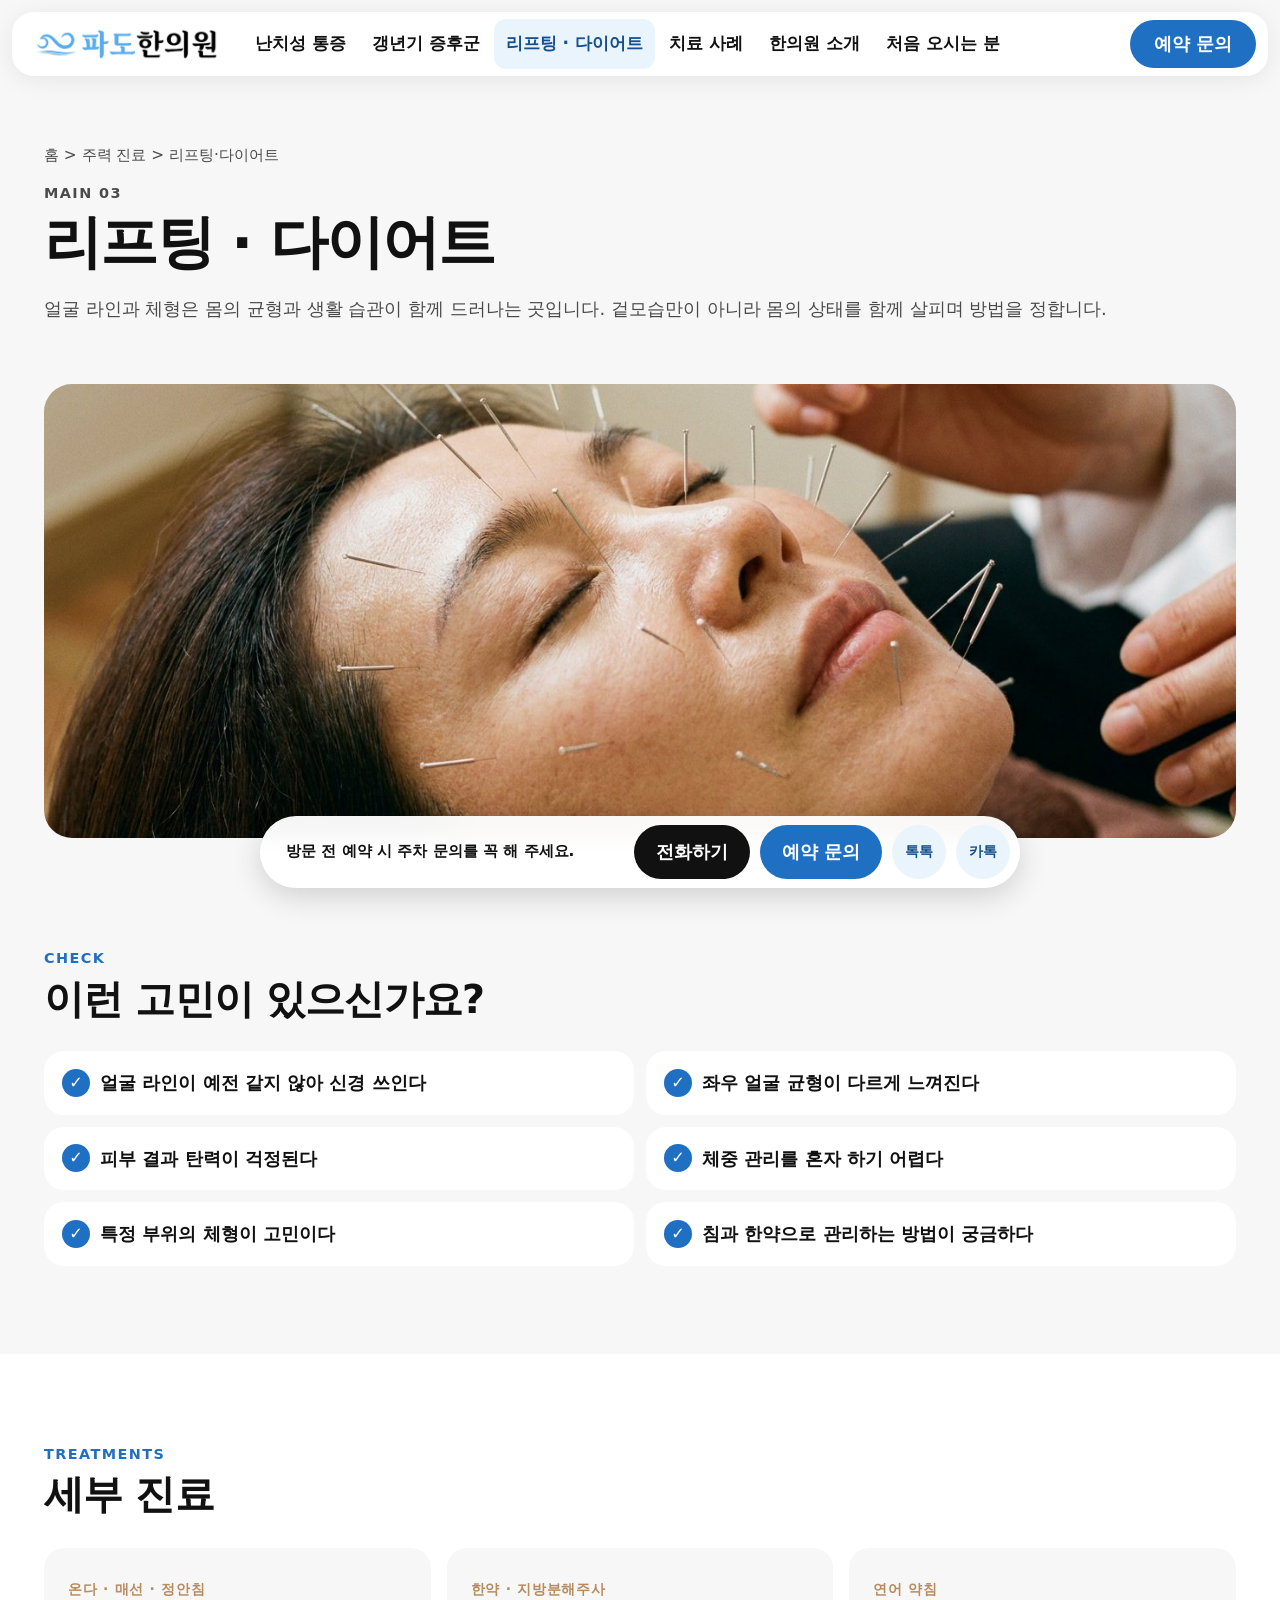
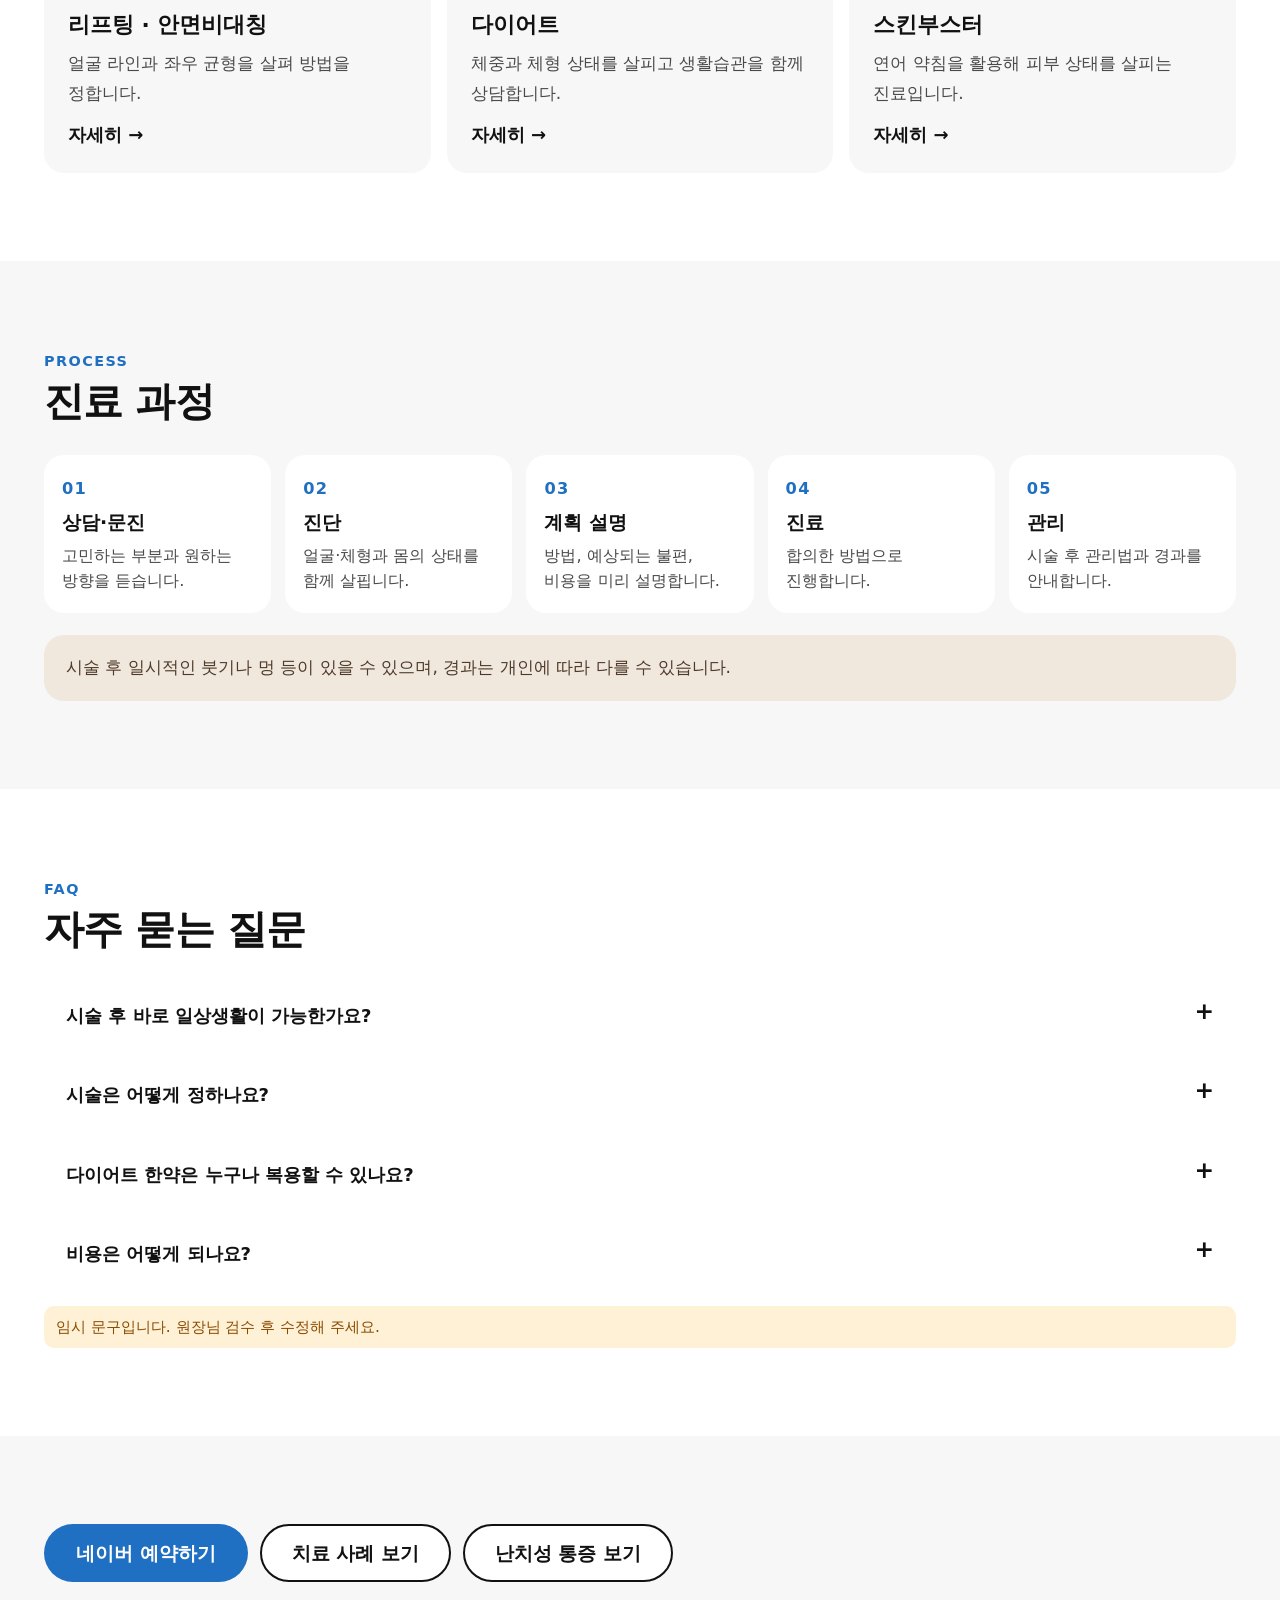
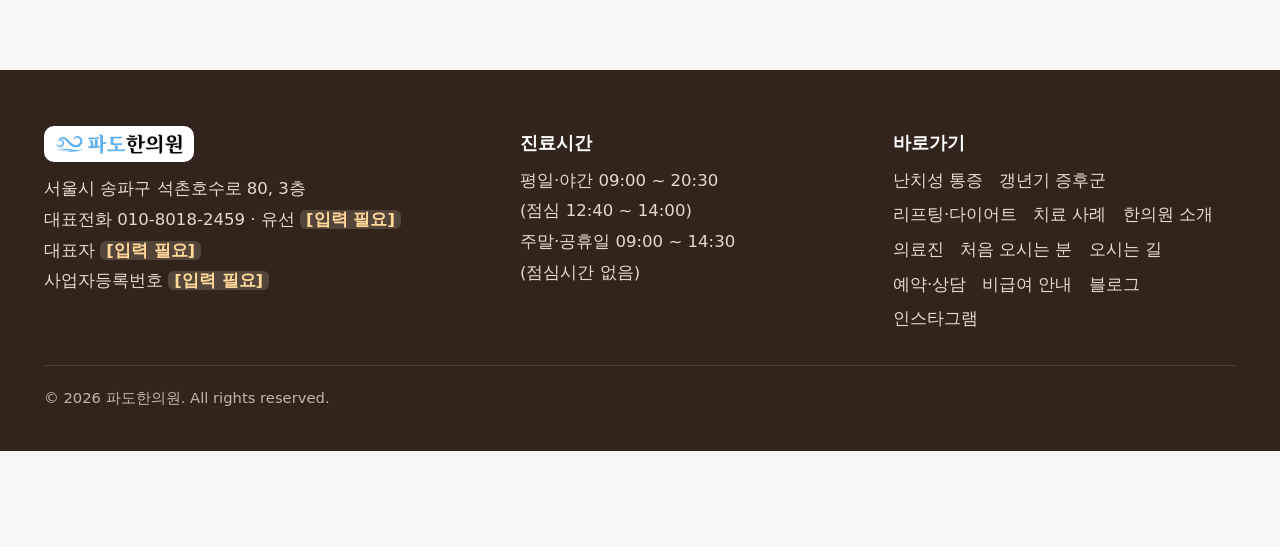
<file: beauty.html>
<!doctype html>
<html lang="ko">
<head>
  <meta charset="utf-8">
  <meta name="viewport" content="width=device-width, initial-scale=1">
  <title>리프팅·다이어트 | 파도한의원</title>
  <meta name="description" content="파도한의원의 리프팅·다이어트 진료: 리프팅·안면비대칭, 다이어트, 스킨부스터.">
  <link rel="icon" href="images/favicon.png" type="image/png">
  <link rel="stylesheet" href="css/style.css">
</head>
<body data-page="beauty">
<div id="site-header"></div>

<main id="main">
  <section class="page-hero">
    <div class="wrap">
      <p class="crumb">홈 &gt; 주력 진료 &gt; 리프팅·다이어트</p>
      <p class="kicker">MAIN 03</p>
      <h1>리프팅 · 다이어트</h1>
      <p>얼굴 라인과 체형은 몸의 균형과 생활 습관이 함께 드러나는 곳입니다. 겉모습만이 아니라 몸의 상태를 함께 살피며 방법을 정합니다.</p>
    </div>
  </section>

  <section class="section" style="padding-top:20px">
    <div class="wrap">
      <figure class="media" style="--r:21/8;border-radius:var(--r-lg)"><img src="images/treat-05-lifting.jpg" alt="얼굴 침 치료 장면" style="object-position:center 35%"><figcaption class="media__ph">리프팅·다이어트 대표 이미지 (21:8)<small>images/treat-05-lifting.jpg</small></figcaption></figure>
    </div>
  </section>

  <section class="section" style="padding-top:20px">
    <div class="wrap">
      <p class="kicker">CHECK</p>
      <h2 class="h-lg">이런 고민이 있으신가요?</h2>
      <ul class="checks" style="margin-top:24px">
        <li>얼굴 라인이 예전 같지 않아 신경 쓰인다</li>
        <li>좌우 얼굴 균형이 다르게 느껴진다</li>
        <li>피부 결과 탄력이 걱정된다</li>
        <li>체중 관리를 혼자 하기 어렵다</li>
        <li>특정 부위의 체형이 고민이다</li>
        <li>침과 한약으로 관리하는 방법이 궁금하다</li>
      </ul>
    </div>
  </section>

  <section class="section section--white">
    <div class="wrap">
      <p class="kicker">TREATMENTS</p>
      <h2 class="h-lg">세부 진료</h2>
      <div class="subgrid subgrid--3" style="margin-top:26px">
        <a class="subcard" href="treatments.html#t5" style="background:var(--bg)"><span class="subcard__tag">온다 · 매선 · 정안침</span><h3>리프팅 · 안면비대칭</h3><p>얼굴 라인과 좌우 균형을 살펴 방법을 정합니다.</p><span class="subcard__go">자세히 →</span></a>
        <a class="subcard" href="treatments.html#t6" style="background:var(--bg)"><span class="subcard__tag">한약 · 지방분해주사</span><h3>다이어트</h3><p>체중과 체형 상태를 살피고 생활습관을 함께 상담합니다.</p><span class="subcard__go">자세히 →</span></a>
        <a class="subcard" href="treatments.html#t7" style="background:var(--bg)"><span class="subcard__tag">연어 약침</span><h3>스킨부스터</h3><p>연어 약침을 활용해 피부 상태를 살피는 진료입니다.</p><span class="subcard__go">자세히 →</span></a>
      </div>
    </div>
  </section>

  <section class="section">
    <div class="wrap">
      <p class="kicker">PROCESS</p>
      <h2 class="h-lg" style="margin-bottom:26px">진료 과정</h2>
      <ol class="flow" style="padding:0;list-style:none">
        <li><h3>상담·문진</h3><p>고민하는 부분과 원하는 방향을 듣습니다.</p></li>
        <li><h3>진단</h3><p>얼굴·체형과 몸의 상태를 함께 살핍니다.</p></li>
        <li><h3>계획 설명</h3><p>방법, 예상되는 불편, 비용을 미리 설명합니다.</p></li>
        <li><h3>진료</h3><p>합의한 방법으로 진행합니다.</p></li>
        <li><h3>관리</h3><p>시술 후 관리법과 경과를 안내합니다.</p></li>
      </ol>
      <p class="notice" style="margin-top:22px">시술 후 일시적인 붓기나 멍 등이 있을 수 있으며, 경과는 개인에 따라 다를 수 있습니다.</p>
    </div>
  </section>

  <section class="section section--white">
    <div class="wrap">
      <p class="kicker">FAQ</p>
      <h2 class="h-lg" style="margin-bottom:24px">자주 묻는 질문</h2>
      <div class="faq">
        <details><summary>시술 후 바로 일상생활이 가능한가요?</summary><p>시술 종류와 상태에 따라 다릅니다. 침이나 매선 후에는 붓기와 멍이 며칠 이어질 수 있고, 심한 운동이나 사우나는 며칠 피하시길 권합니다. 진료 전에 예상되는 불편과 주의사항을 안내해 드립니다.</p></details>
        <details><summary>시술은 어떻게 정하나요?</summary><p>얼굴과 체형, 피부 상태를 먼저 살핀 뒤 원하시는 방향을 듣고 방법을 함께 정합니다. 진료 전에 시술 방법과 예상되는 불편, 비용을 충분히 설명해 드립니다.</p></details>
        <details><summary>다이어트 한약은 누구나 복용할 수 있나요?</summary><p>복용 중인 약, 기저 질환 등을 확인한 뒤 가능 여부를 판단합니다.</p></details>
        <details><summary>비용은 어떻게 되나요?</summary><p>진료 전 설명해 드리며, 비급여 안내 페이지에서도 확인하실 수 있습니다.</p></details>
      </div>
      <p class="draft" style="margin-top:18px">임시 문구입니다. 원장님 검수 후 수정해 주세요.</p>
    </div>
  </section>

  <section class="section">
    <div class="wrap" style="display:flex;flex-wrap:wrap;gap:12px">
      <a class="pill pill--lg pill--blue" data-link="naverBooking" href="#">네이버 예약하기</a>
      <a class="pill pill--lg pill--line" href="cases.html">치료 사례 보기</a>
      <a class="pill pill--lg pill--line" href="pain.html">난치성 통증 보기</a>
    </div>
  </section>
</main>

<div id="site-footer"></div>
<noscript><p style="padding:20px;text-align:center">파도한의원 · 전화 <a href="tel:01080182459">010-8018-2459</a></p></noscript>
<script src="js/config.js"></script>
<script src="js/layout.js"></script>
<script src="js/main.js"></script>
</body>
</html>
</file>
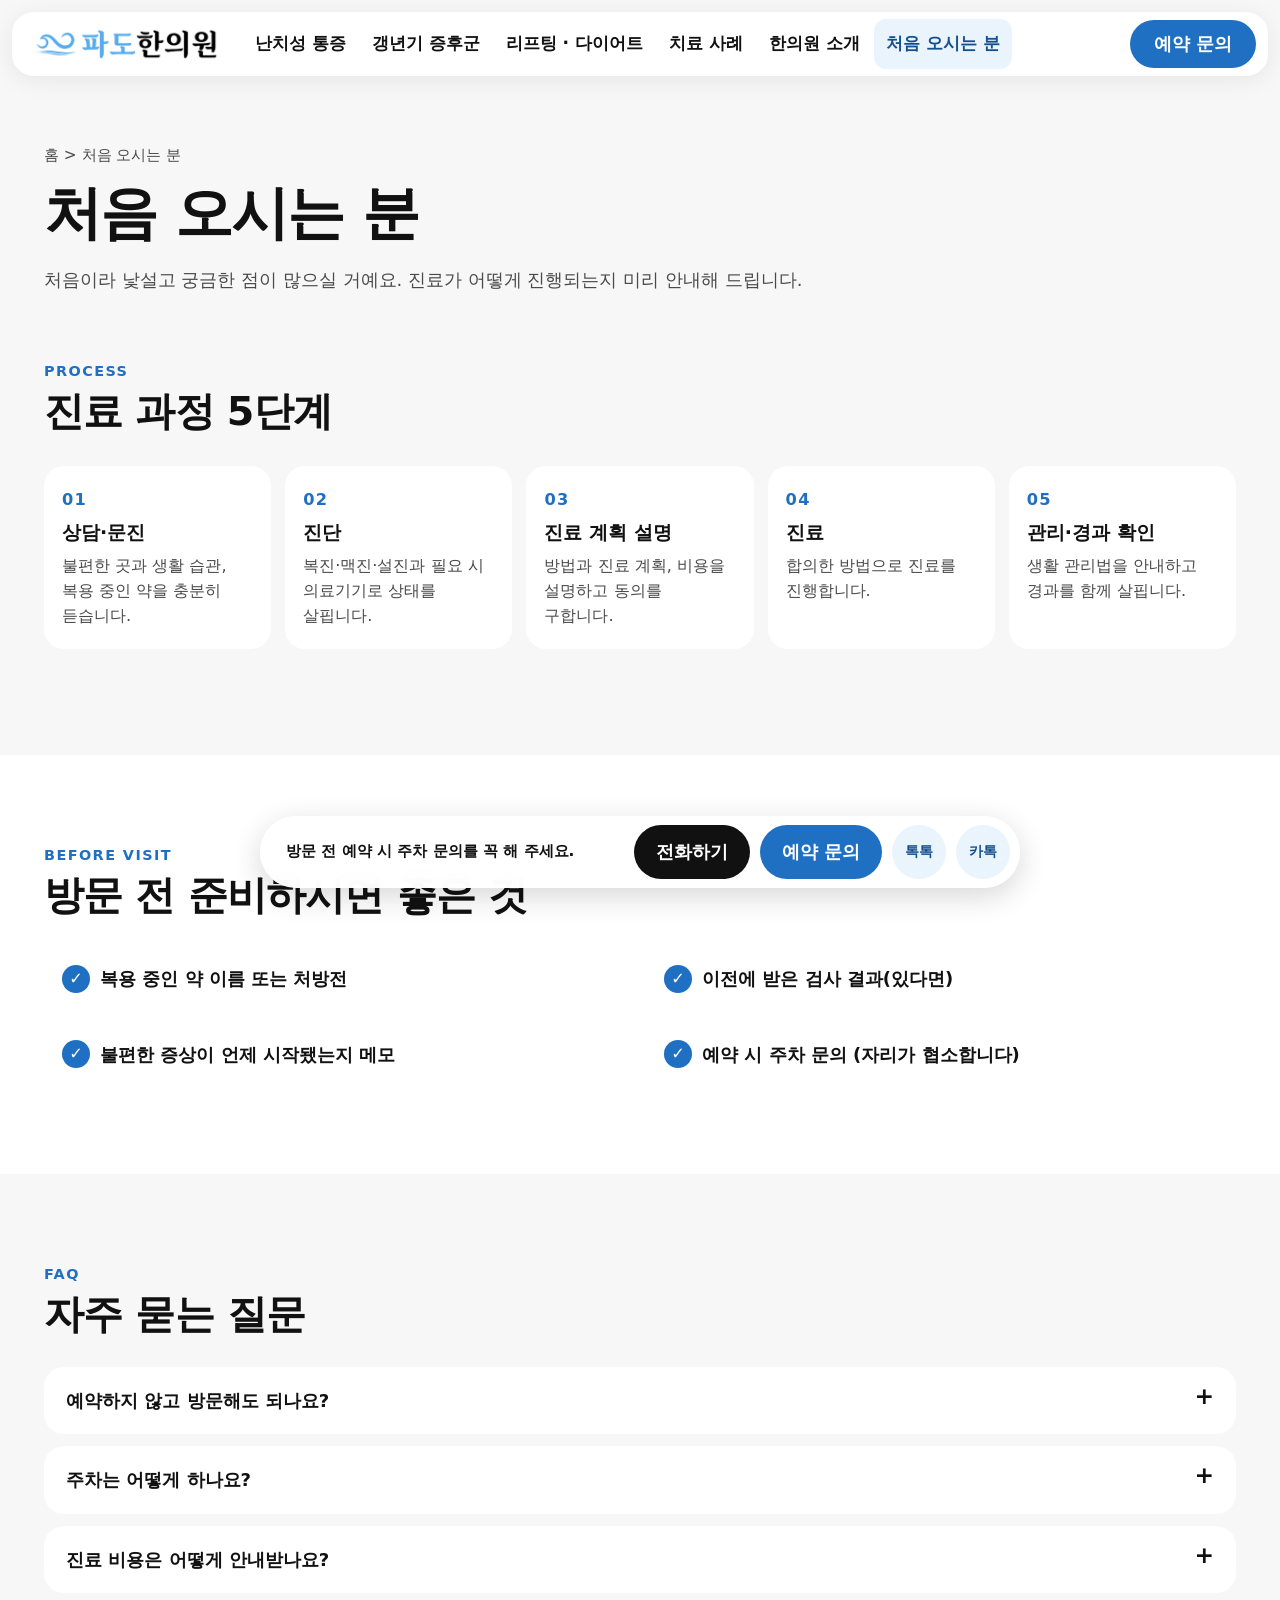
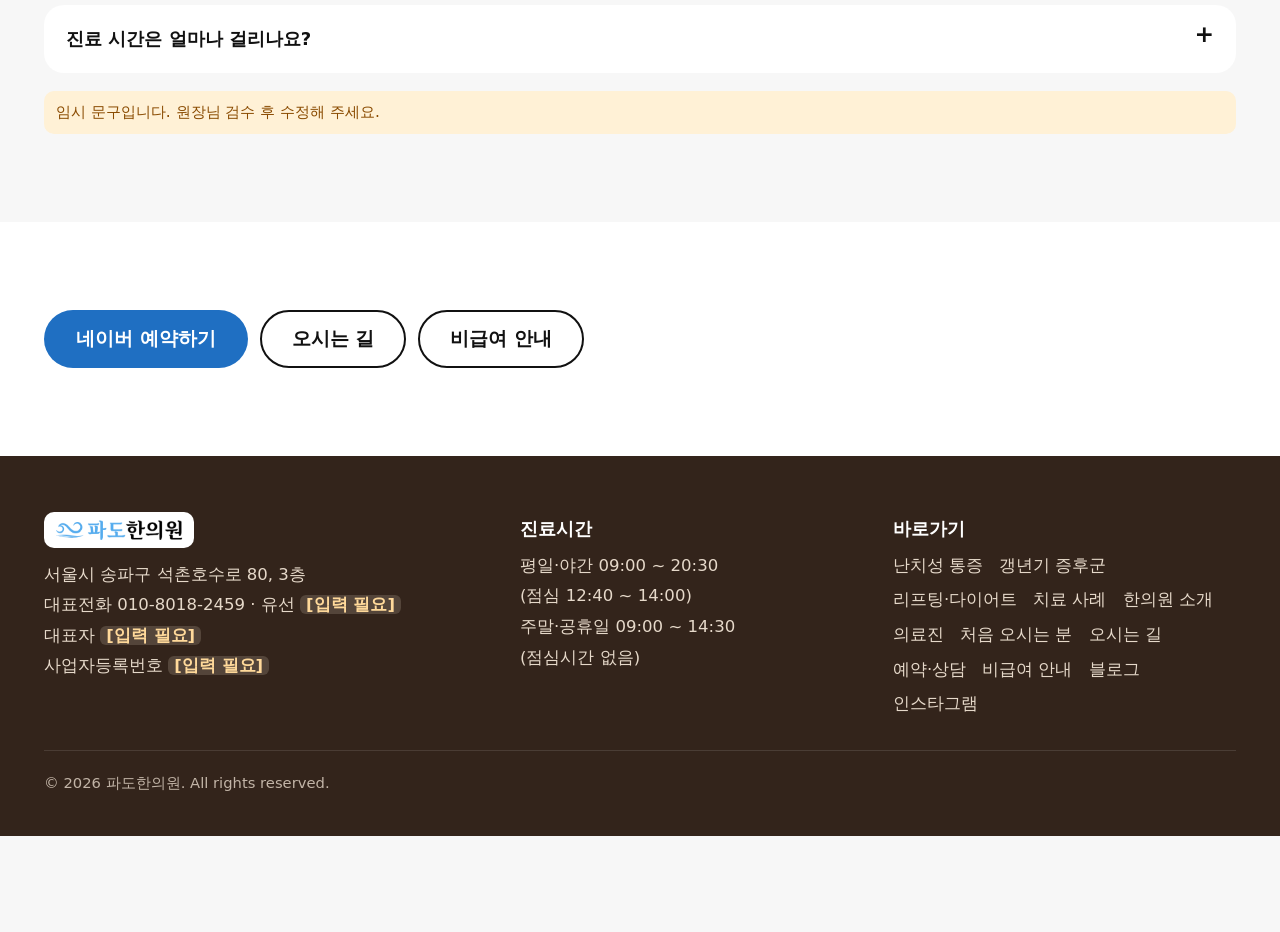
<file: guide.html>
<!doctype html>
<html lang="ko">
<head>
  <meta charset="utf-8">
  <meta name="viewport" content="width=device-width, initial-scale=1">
  <title>처음 오시는 분 | 파도한의원</title>
  <meta name="description" content="파도한의원을 처음 방문하시는 분을 위한 진료 과정과 자주 묻는 질문 안내.">
  <link rel="icon" href="images/favicon.png" type="image/png">
  <link rel="stylesheet" href="css/style.css">
</head>
<body data-page="guide">
<div id="site-header"></div>

<main id="main">
  <section class="page-hero">
    <div class="wrap">
      <p class="crumb">홈 &gt; 처음 오시는 분</p>
      <h1>처음 오시는 분</h1>
      <p>처음이라 낯설고 궁금한 점이 많으실 거예요. 진료가 어떻게 진행되는지 미리 안내해 드립니다.</p>
    </div>
  </section>

  <section class="section" style="padding-top:24px">
    <div class="wrap">
      <p class="kicker">PROCESS</p>
      <h2 class="h-lg" style="margin-bottom:26px">진료 과정 5단계</h2>
      <ol class="flow" style="padding:0;list-style:none">
        <li><h3>상담·문진</h3><p>불편한 곳과 생활 습관, 복용 중인 약을 충분히 듣습니다.</p></li>
        <li><h3>진단</h3><p>복진·맥진·설진과 필요 시 의료기기로 상태를 살핍니다.</p></li>
        <li><h3>진료 계획 설명</h3><p>방법과 진료 계획, 비용을 설명하고 동의를 구합니다.</p></li>
        <li><h3>진료</h3><p>합의한 방법으로 진료를 진행합니다.</p></li>
        <li><h3>관리·경과 확인</h3><p>생활 관리법을 안내하고 경과를 함께 살핍니다.</p></li>
      </ol>
    </div>
  </section>

  <section class="section section--white">
    <div class="wrap">
      <p class="kicker">BEFORE VISIT</p>
      <h2 class="h-lg" style="margin-bottom:24px">방문 전 준비하시면 좋은 것</h2>
      <ul class="checks">
        <li>복용 중인 약 이름 또는 처방전</li>
        <li>이전에 받은 검사 결과(있다면)</li>
        <li>불편한 증상이 언제 시작됐는지 메모</li>
        <li>예약 시 주차 문의 (자리가 협소합니다)</li>
      </ul>
    </div>
  </section>

  <section class="section">
    <div class="wrap">
      <p class="kicker">FAQ</p>
      <h2 class="h-lg" style="margin-bottom:24px">자주 묻는 질문</h2>
      <div class="faq">
        <details><summary>예약하지 않고 방문해도 되나요?</summary><p>가능하지만, 대기 시간을 줄이고 주차 안내를 받으시려면 예약을 권해 드립니다.</p></details>
        <details><summary>주차는 어떻게 하나요?</summary><p>제우빌딩·대원빌딩·트리지움 상가 주차장을 이용하실 수 있고 주차료를 지원합니다. 자리가 협소하니 예약 시 꼭 문의해 주세요. 주차료 지원 방식은 접수 시 안내해 드립니다.</p></details>
        <details><summary>진료 비용은 어떻게 안내받나요?</summary><p>진료 전에 방법과 비용을 설명해 드립니다. 비급여 항목은 비급여 안내 페이지에서도 확인하실 수 있습니다.</p></details>
        <details><summary>진료 시간은 얼마나 걸리나요?</summary><p>첫 방문은 상담과 진단 때문에 시간이 더 걸립니다. 일반적으로 40분에서 1시간 정도를 예상해 주세요. 재방문 때는 더 짧아집니다.</p></details>
      </div>
      <p class="draft" style="margin-top:18px">임시 문구입니다. 원장님 검수 후 수정해 주세요.</p>
    </div>
  </section>

  <section class="section section--white">
    <div class="wrap" style="display:flex;flex-wrap:wrap;gap:12px">
      <a class="pill pill--lg pill--blue" data-link="naverBooking" href="#">네이버 예약하기</a>
      <a class="pill pill--lg pill--line" href="visit.html">오시는 길</a>
      <a class="pill pill--lg pill--line" href="pricing.html">비급여 안내</a>
    </div>
  </section>
</main>

<div id="site-footer"></div>
<noscript><p style="padding:20px;text-align:center">파도한의원 · 전화 <a href="tel:01080182459">010-8018-2459</a></p></noscript>
<script src="js/config.js"></script>
<script src="js/layout.js"></script>
<script src="js/main.js"></script>
</body>
</html>
</file>
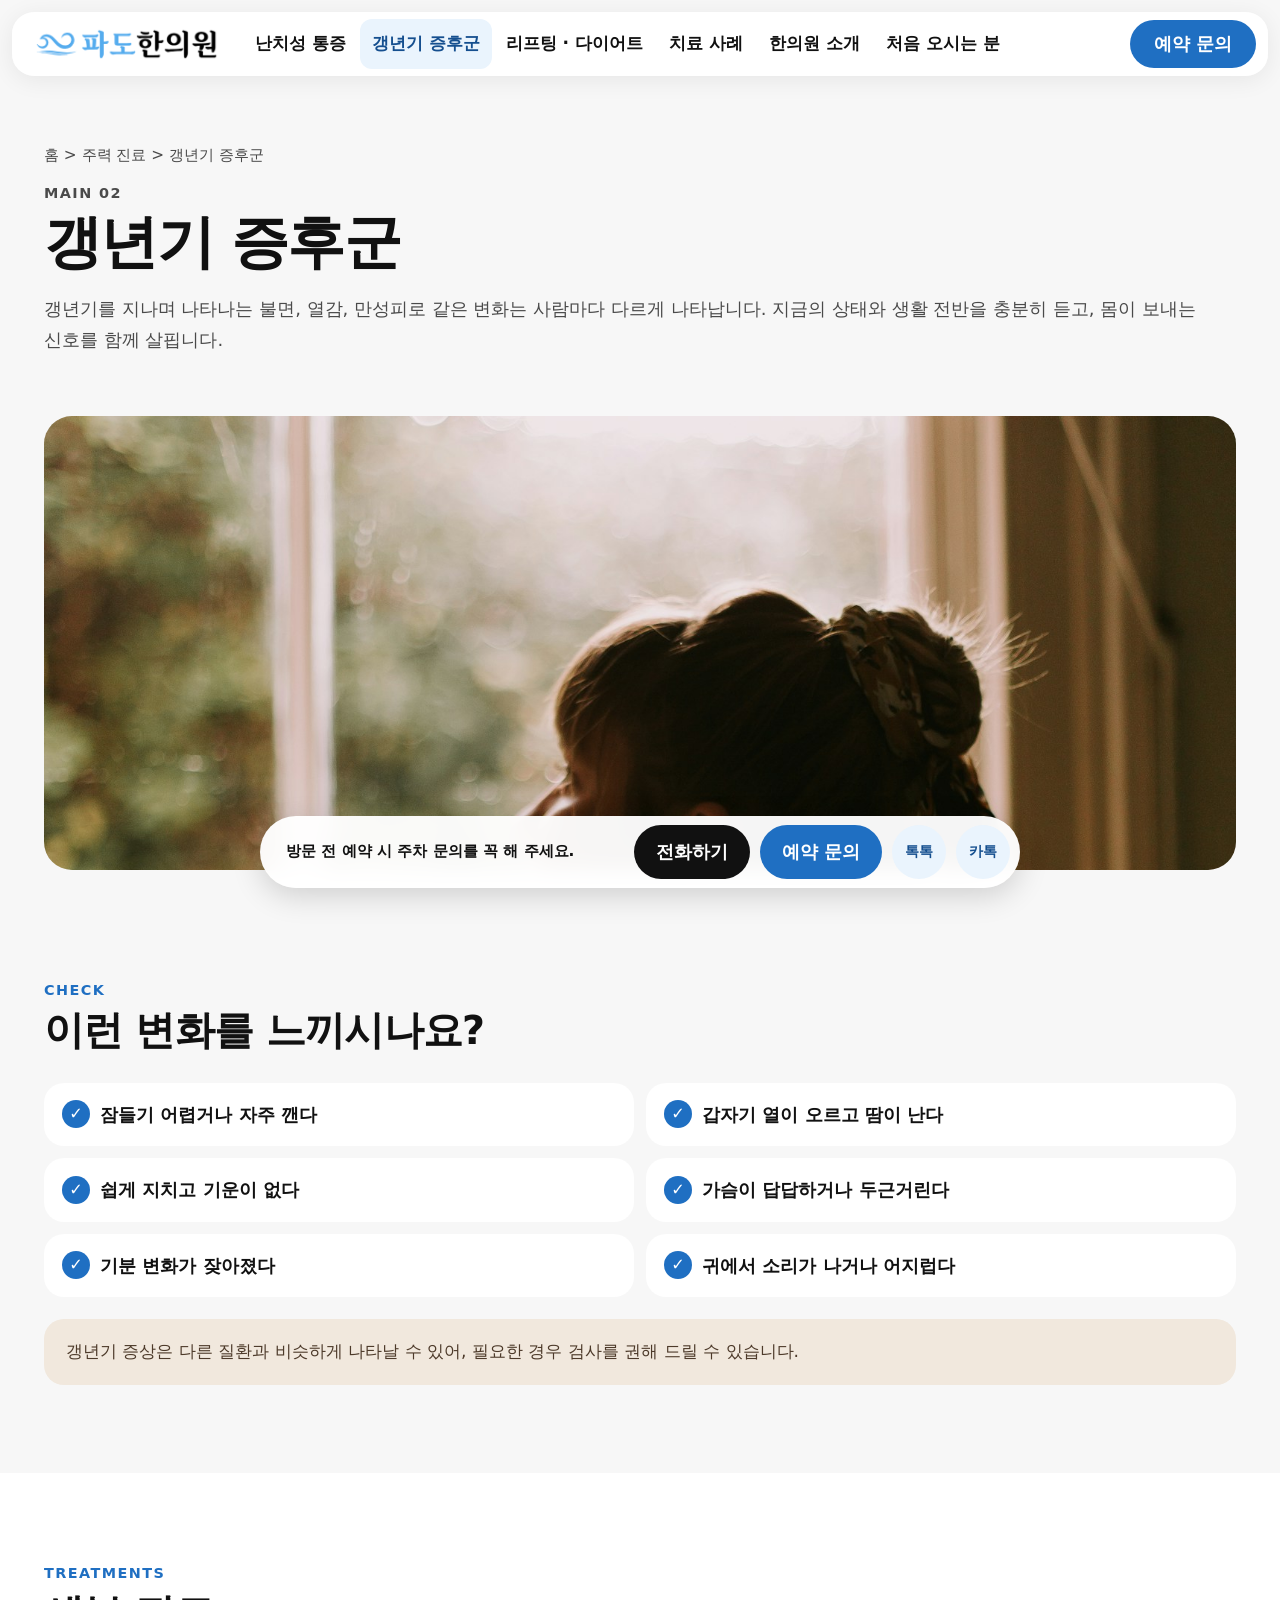
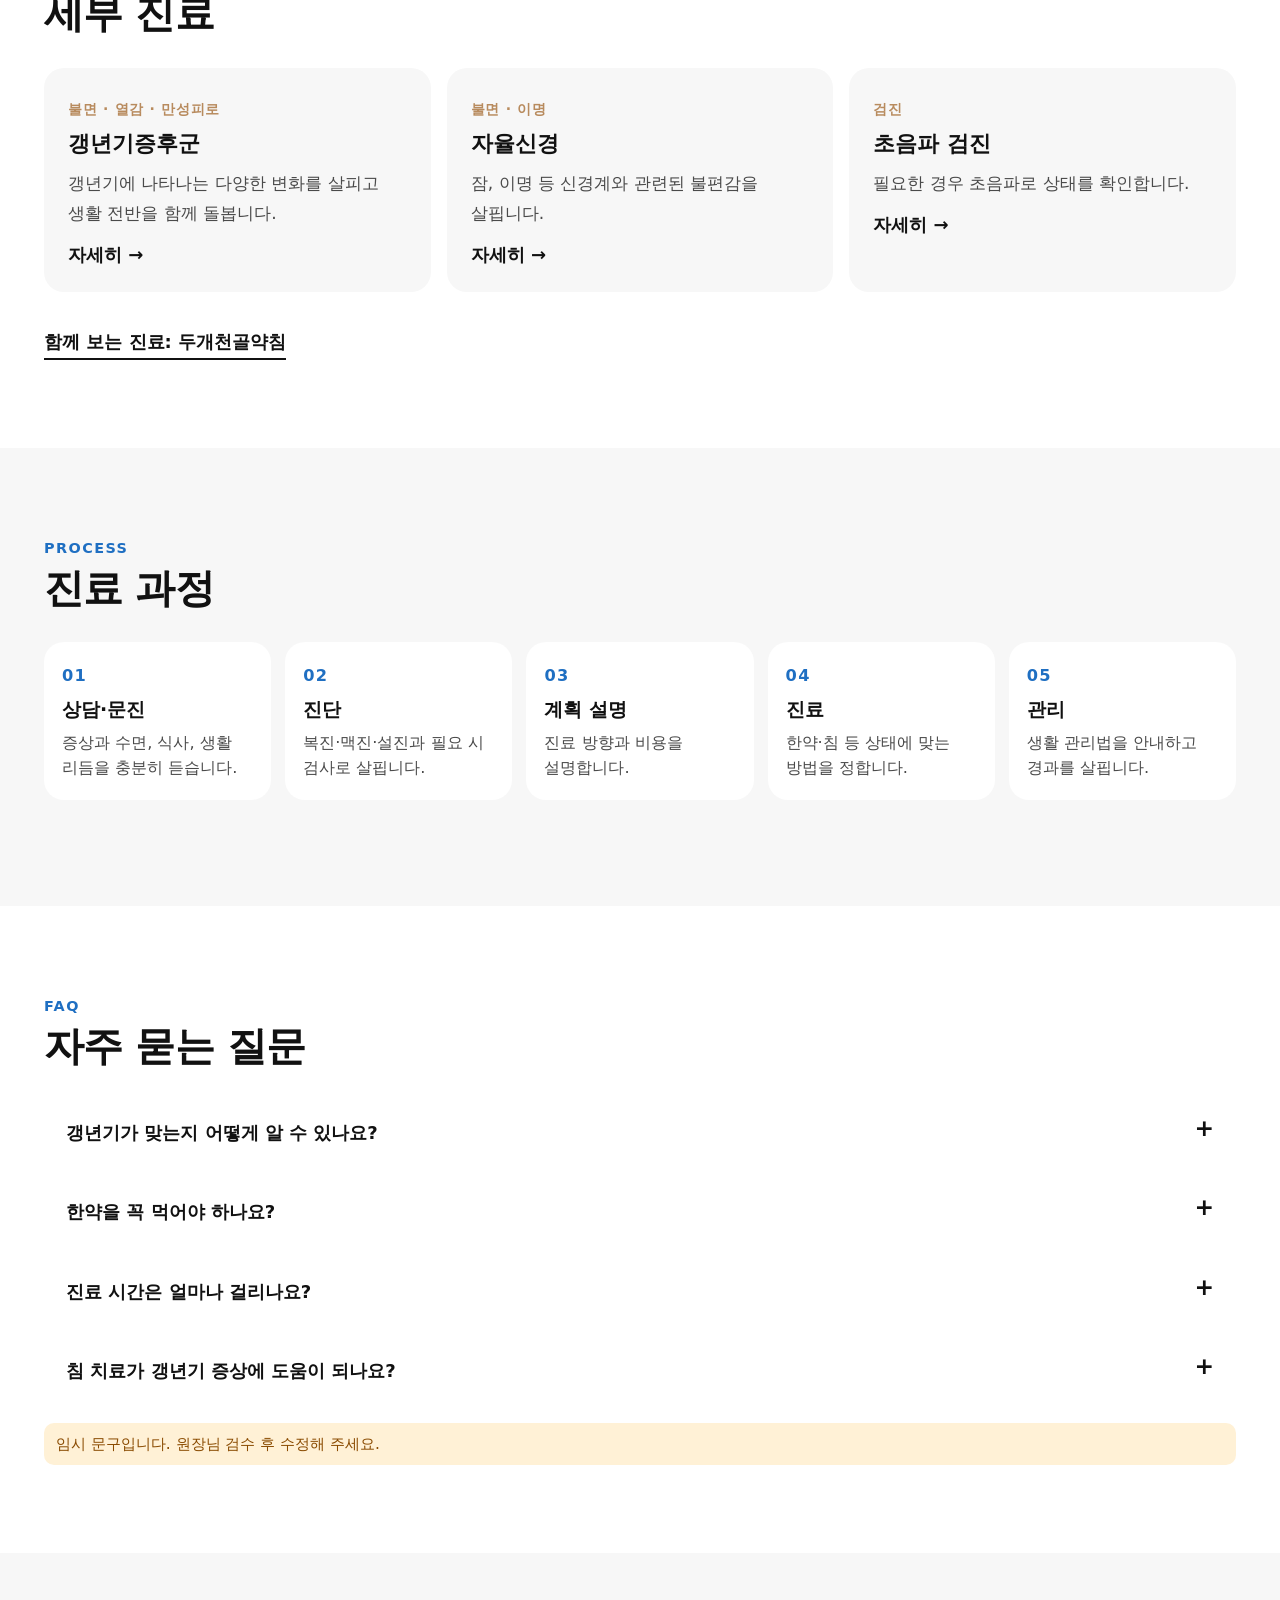
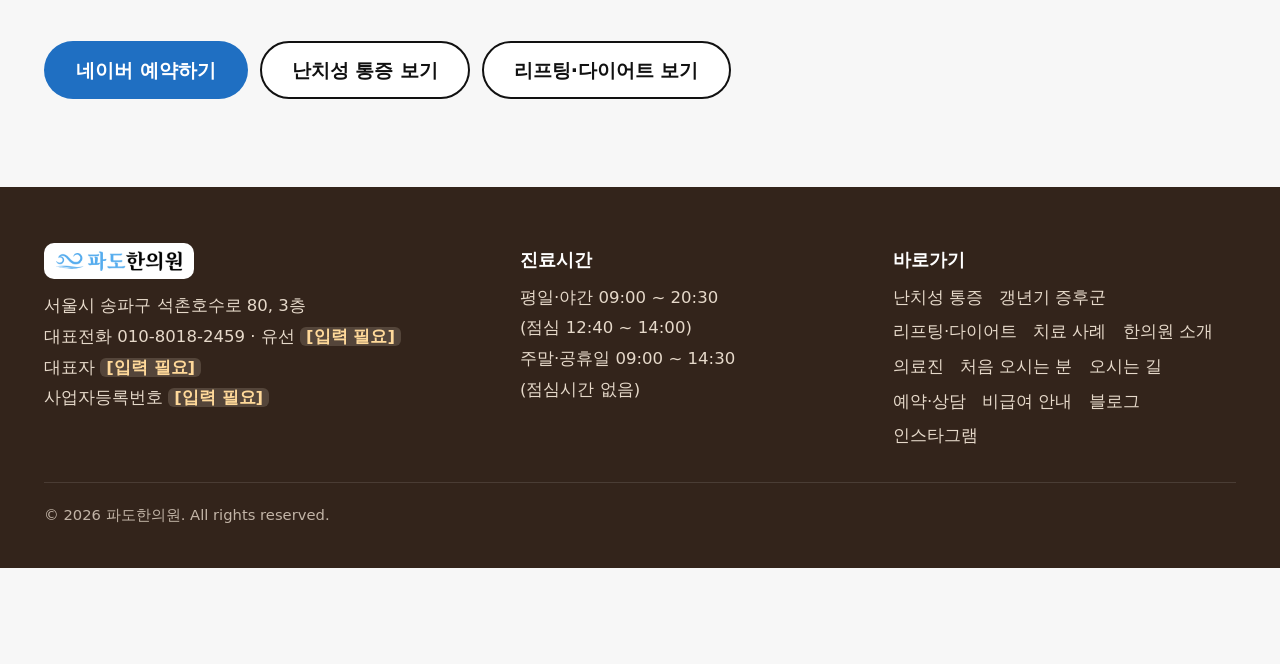
<file: menopause.html>
<!doctype html>
<html lang="ko">
<head>
  <meta charset="utf-8">
  <meta name="viewport" content="width=device-width, initial-scale=1">
  <title>갱년기 증후군 | 파도한의원</title>
  <meta name="description" content="파도한의원의 갱년기 증후군 진료: 불면, 열감, 만성피로, 자율신경.">
  <link rel="icon" href="images/favicon.png" type="image/png">
  <link rel="stylesheet" href="css/style.css">
</head>
<body data-page="menopause">
<div id="site-header"></div>

<main id="main">
  <section class="page-hero">
    <div class="wrap">
      <p class="crumb">홈 &gt; 주력 진료 &gt; 갱년기 증후군</p>
      <p class="kicker">MAIN 02</p>
      <h1>갱년기 증후군</h1>
      <p>갱년기를 지나며 나타나는 불면, 열감, 만성피로 같은 변화는 사람마다 다르게 나타납니다. 지금의 상태와 생활 전반을 충분히 듣고, 몸이 보내는 신호를 함께 살핍니다.</p>
    </div>
  </section>

  <section class="section" style="padding-top:20px">
    <div class="wrap">
      <figure class="media" style="--r:21/8;border-radius:var(--r-lg)"><img src="images/treat-04-menopause.jpg" alt="창가에서 차를 마시는 여성" style="object-position:center 30%"><figcaption class="media__ph">갱년기 대표 이미지 (21:8)<small>images/treat-04-menopause.jpg</small></figcaption></figure>
    </div>
  </section>

  <section class="section" style="padding-top:20px">
    <div class="wrap">
      <p class="kicker">CHECK</p>
      <h2 class="h-lg">이런 변화를 느끼시나요?</h2>
      <ul class="checks" style="margin-top:24px">
        <li>잠들기 어렵거나 자주 깬다</li>
        <li>갑자기 열이 오르고 땀이 난다</li>
        <li>쉽게 지치고 기운이 없다</li>
        <li>가슴이 답답하거나 두근거린다</li>
        <li>기분 변화가 잦아졌다</li>
        <li>귀에서 소리가 나거나 어지럽다</li>
      </ul>
      <p class="notice" style="margin-top:22px">갱년기 증상은 다른 질환과 비슷하게 나타날 수 있어, 필요한 경우 검사를 권해 드릴 수 있습니다.</p>
    </div>
  </section>

  <section class="section section--white">
    <div class="wrap">
      <p class="kicker">TREATMENTS</p>
      <h2 class="h-lg">세부 진료</h2>
      <div class="subgrid subgrid--3" style="margin-top:26px">
        <a class="subcard" href="treatments.html#t4" style="background:var(--bg)"><span class="subcard__tag">불면 · 열감 · 만성피로</span><h3>갱년기증후군</h3><p>갱년기에 나타나는 다양한 변화를 살피고 생활 전반을 함께 돌봅니다.</p><span class="subcard__go">자세히 →</span></a>
        <a class="subcard" href="treatments.html#t9" style="background:var(--bg)"><span class="subcard__tag">불면 · 이명</span><h3>자율신경</h3><p>잠, 이명 등 신경계와 관련된 불편감을 살핍니다.</p><span class="subcard__go">자세히 →</span></a>
        <a class="subcard" href="treatments.html#t10" style="background:var(--bg)"><span class="subcard__tag">검진</span><h3>초음파 검진</h3><p>필요한 경우 초음파로 상태를 확인합니다.</p><span class="subcard__go">자세히 →</span></a>
      </div>
      <p style="margin-top:20px"><a class="textlink" href="treatments.html#t8">함께 보는 진료: 두개천골약침</a></p>
    </div>
  </section>

  <section class="section">
    <div class="wrap">
      <p class="kicker">PROCESS</p>
      <h2 class="h-lg" style="margin-bottom:26px">진료 과정</h2>
      <ol class="flow" style="padding:0;list-style:none">
        <li><h3>상담·문진</h3><p>증상과 수면, 식사, 생활 리듬을 충분히 듣습니다.</p></li>
        <li><h3>진단</h3><p>복진·맥진·설진과 필요 시 검사로 살핍니다.</p></li>
        <li><h3>계획 설명</h3><p>진료 방향과 비용을 설명합니다.</p></li>
        <li><h3>진료</h3><p>한약·침 등 상태에 맞는 방법을 정합니다.</p></li>
        <li><h3>관리</h3><p>생활 관리법을 안내하고 경과를 살핍니다.</p></li>
      </ol>
    </div>
  </section>

  <section class="section section--white">
    <div class="wrap">
      <p class="kicker">FAQ</p>
      <h2 class="h-lg" style="margin-bottom:24px">자주 묻는 질문</h2>
      <div class="faq">
        <details><summary>갱년기가 맞는지 어떻게 알 수 있나요?</summary><p>증상만으로 단정하기 어려워, 상담과 진단을 통해 살펴봅니다. 필요하면 추가 검사를 안내해 드립니다.</p></details>
        <details><summary>한약을 꼭 먹어야 하나요?</summary><p>상태와 선호를 고려해 방법을 함께 정합니다. 한약이 아닌 다른 방법도 상담하실 수 있습니다.</p></details>
        <details><summary>진료 시간은 얼마나 걸리나요?</summary><p>첫 방문은 상담과 진단 때문에 시간이 더 걸립니다. 일반적으로 40분에서 1시간 정도를 예상해 주시고, 재방문 때는 더 짧아집니다.</p></details>
        <details><summary>침 치료가 갱년기 증상에 도움이 되나요?</summary><p>침 치료를 받은 경우 안면홍조 등 갱년기 증상이 줄었다는 보고가 있고, 갱년기 불면에서도 개선 효과가 보고되었습니다. 상태를 살펴 한약 등과 함께 계획합니다.</p></details>
      </div>
      <p class="draft" style="margin-top:18px">임시 문구입니다. 원장님 검수 후 수정해 주세요.</p>
    </div>
  </section>

  <section class="section">
    <div class="wrap" style="display:flex;flex-wrap:wrap;gap:12px">
      <a class="pill pill--lg pill--blue" data-link="naverBooking" href="#">네이버 예약하기</a>
      <a class="pill pill--lg pill--line" href="pain.html">난치성 통증 보기</a>
      <a class="pill pill--lg pill--line" href="beauty.html">리프팅·다이어트 보기</a>
    </div>
  </section>
</main>

<div id="site-footer"></div>
<noscript><p style="padding:20px;text-align:center">파도한의원 · 전화 <a href="tel:01080182459">010-8018-2459</a></p></noscript>
<script src="js/config.js"></script>
<script src="js/layout.js"></script>
<script src="js/main.js"></script>
</body>
</html>
</file>
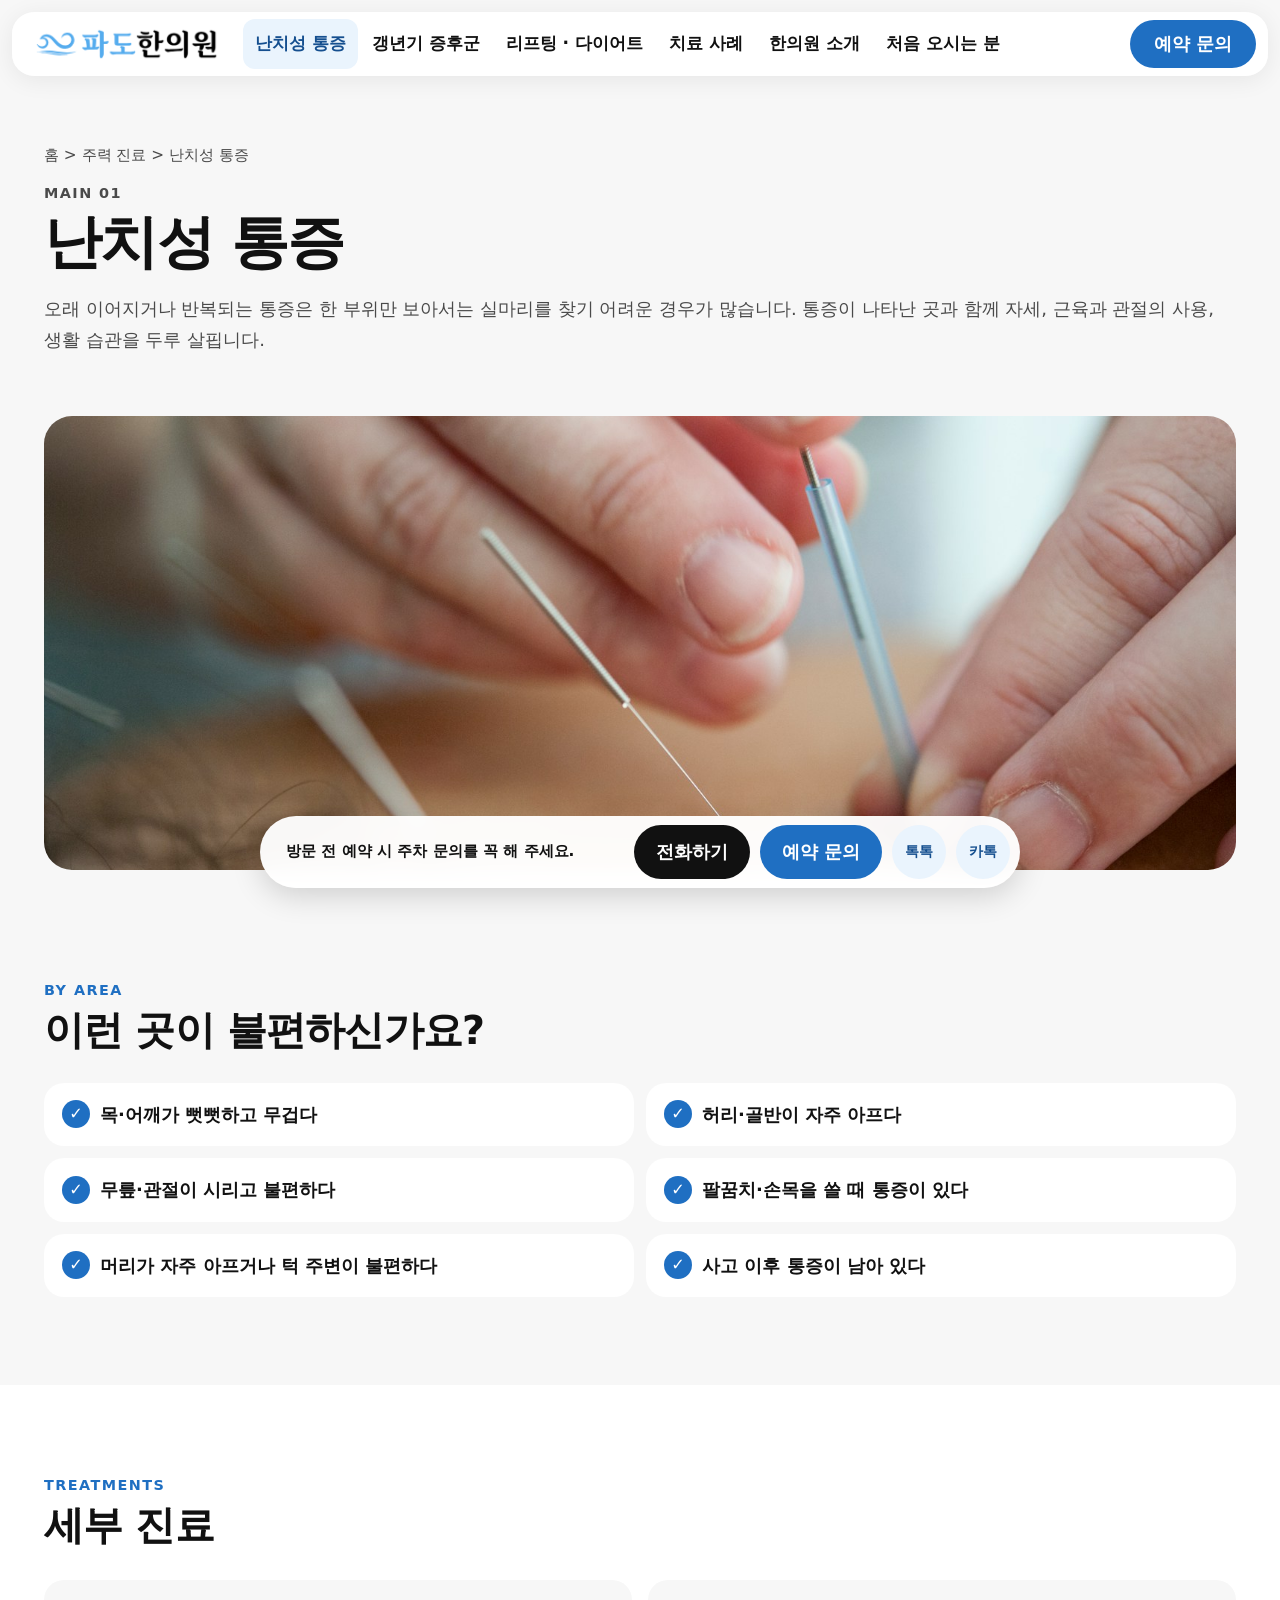
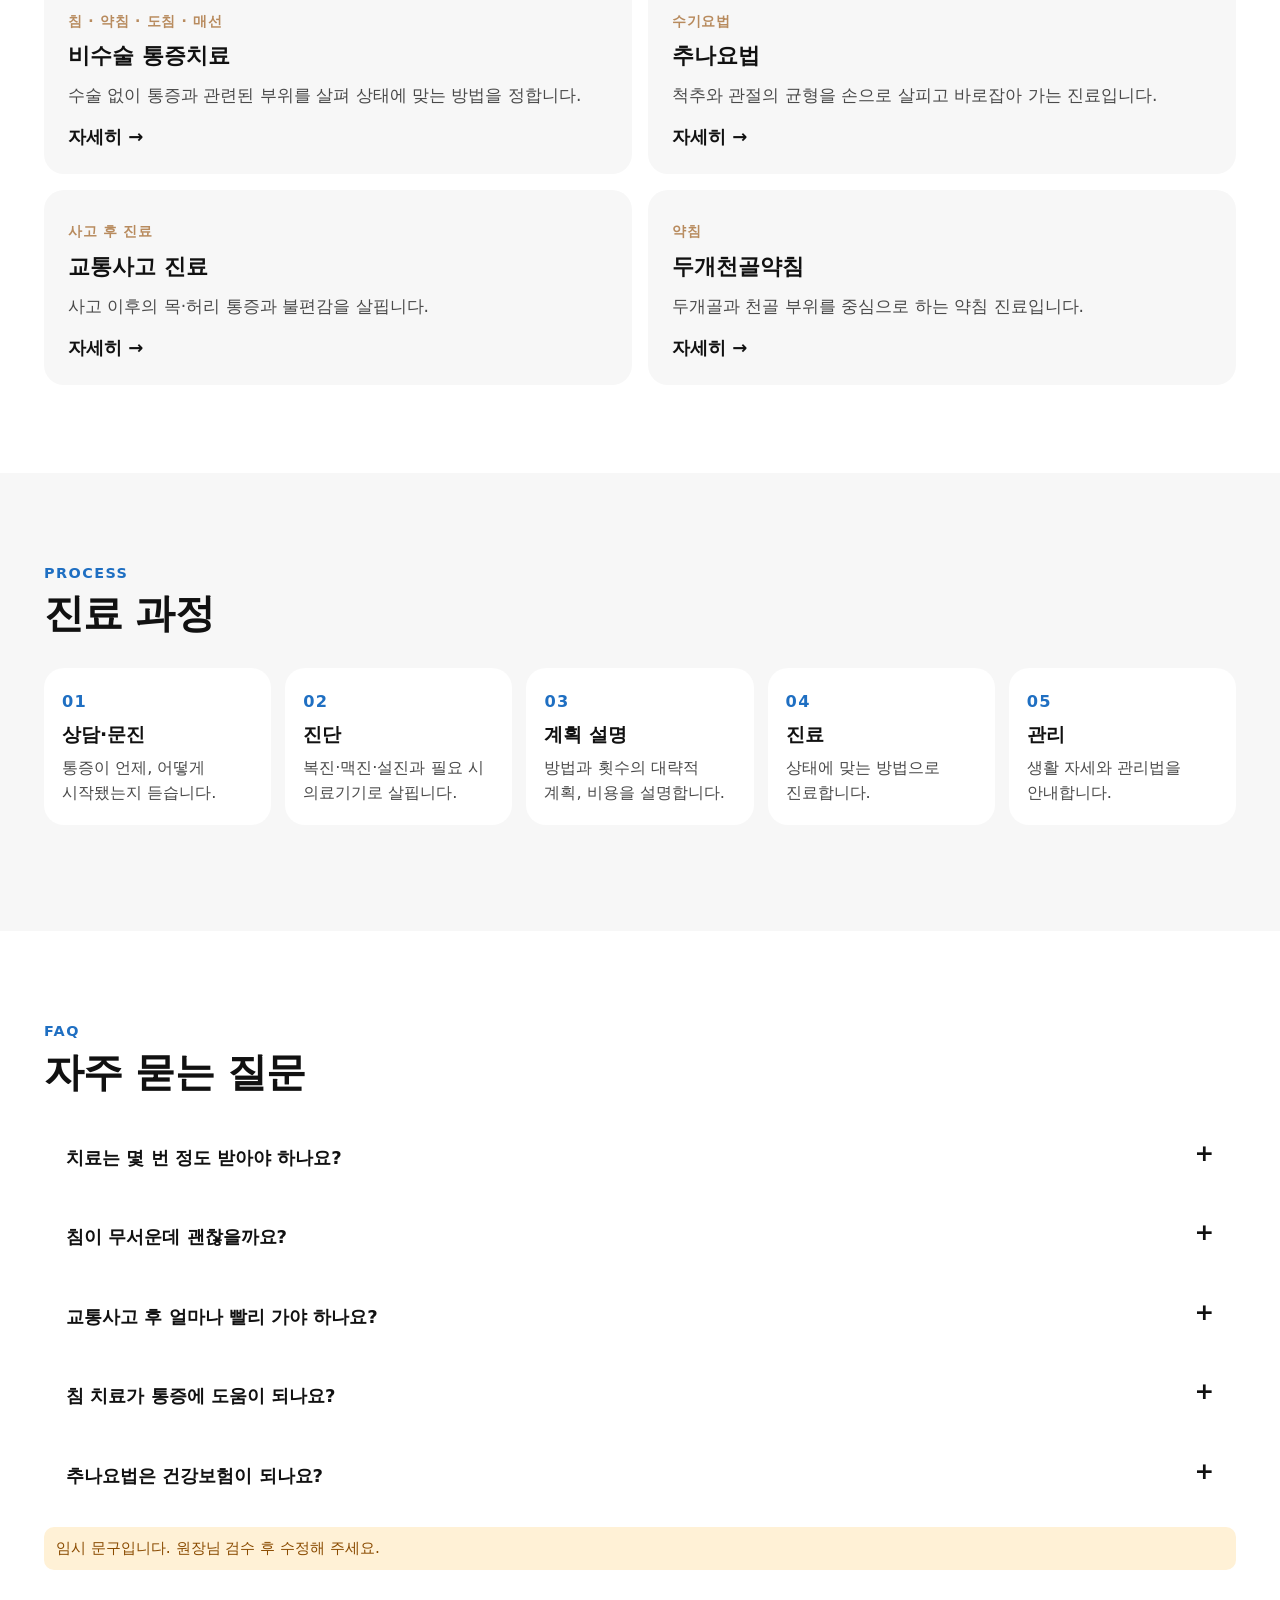
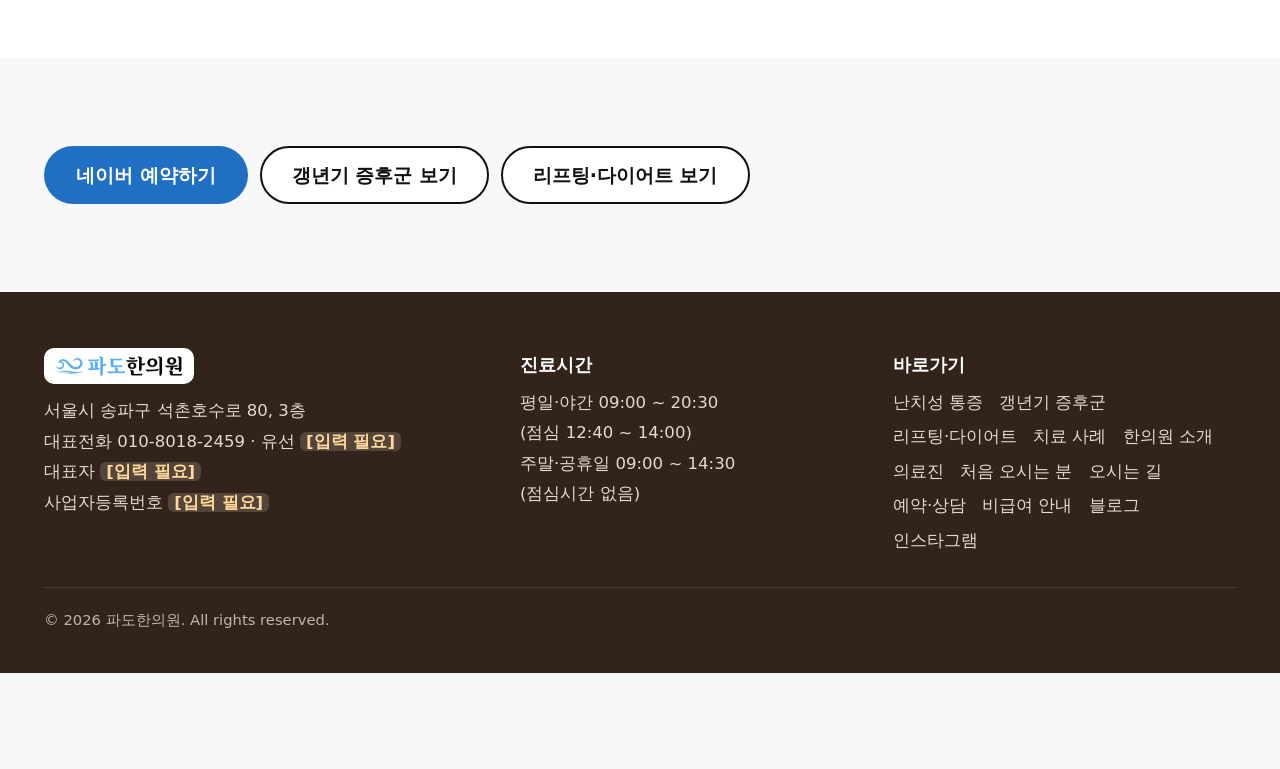
<file: pain.html>
<!doctype html>
<html lang="ko">
<head>
  <meta charset="utf-8">
  <meta name="viewport" content="width=device-width, initial-scale=1">
  <title>난치성 통증 | 파도한의원</title>
  <meta name="description" content="파도한의원의 난치성 통증 진료: 비수술 통증치료, 추나요법, 교통사고 진료, 두개천골약침.">
  <link rel="icon" href="images/favicon.png" type="image/png">
  <link rel="stylesheet" href="css/style.css">
</head>
<body data-page="pain">
<div id="site-header"></div>

<main id="main">
  <section class="page-hero">
    <div class="wrap">
      <p class="crumb">홈 &gt; 주력 진료 &gt; 난치성 통증</p>
      <p class="kicker">MAIN 01</p>
      <h1>난치성 통증</h1>
      <p>오래 이어지거나 반복되는 통증은 한 부위만 보아서는 실마리를 찾기 어려운 경우가 많습니다. 통증이 나타난 곳과 함께 자세, 근육과 관절의 사용, 생활 습관을 두루 살핍니다.</p>
    </div>
  </section>

  <section class="section" style="padding-top:20px">
    <div class="wrap">
      <figure class="media" style="--r:21/8;border-radius:var(--r-lg)"><img src="images/treat-01-pain.jpg" alt="침 치료 장면"><figcaption class="media__ph">난치성 통증 대표 이미지 (21:8)<small>images/treat-01-pain.jpg</small></figcaption></figure>
    </div>
  </section>

  <section class="section" style="padding-top:20px">
    <div class="wrap">
      <p class="kicker">BY AREA</p>
      <h2 class="h-lg">이런 곳이 불편하신가요?</h2>
      <ul class="checks" style="margin-top:24px">
        <li>목·어깨가 뻣뻣하고 무겁다</li>
        <li>허리·골반이 자주 아프다</li>
        <li>무릎·관절이 시리고 불편하다</li>
        <li>팔꿈치·손목을 쓸 때 통증이 있다</li>
        <li>머리가 자주 아프거나 턱 주변이 불편하다</li>
        <li>사고 이후 통증이 남아 있다</li>
      </ul>
    </div>
  </section>

  <section class="section section--white">
    <div class="wrap">
      <p class="kicker">TREATMENTS</p>
      <h2 class="h-lg">세부 진료</h2>
      <div class="subgrid" style="margin-top:26px">
        <a class="subcard" href="treatments.html#t1" style="background:var(--bg)"><span class="subcard__tag">침 · 약침 · 도침 · 매선</span><h3>비수술 통증치료</h3><p>수술 없이 통증과 관련된 부위를 살펴 상태에 맞는 방법을 정합니다.</p><span class="subcard__go">자세히 →</span></a>
        <a class="subcard" href="treatments.html#t2" style="background:var(--bg)"><span class="subcard__tag">수기요법</span><h3>추나요법</h3><p>척추와 관절의 균형을 손으로 살피고 바로잡아 가는 진료입니다.</p><span class="subcard__go">자세히 →</span></a>
        <a class="subcard" href="treatments.html#t3" style="background:var(--bg)"><span class="subcard__tag">사고 후 진료</span><h3>교통사고 진료</h3><p>사고 이후의 목·허리 통증과 불편감을 살핍니다.</p><span class="subcard__go">자세히 →</span></a>
        <a class="subcard" href="treatments.html#t8" style="background:var(--bg)"><span class="subcard__tag">약침</span><h3>두개천골약침</h3><p>두개골과 천골 부위를 중심으로 하는 약침 진료입니다.</p><span class="subcard__go">자세히 →</span></a>
      </div>
    </div>
  </section>

  <section class="section">
    <div class="wrap">
      <p class="kicker">PROCESS</p>
      <h2 class="h-lg" style="margin-bottom:26px">진료 과정</h2>
      <ol class="flow" style="padding:0;list-style:none">
        <li><h3>상담·문진</h3><p>통증이 언제, 어떻게 시작됐는지 듣습니다.</p></li>
        <li><h3>진단</h3><p>복진·맥진·설진과 필요 시 의료기기로 살핍니다.</p></li>
        <li><h3>계획 설명</h3><p>방법과 횟수의 대략적 계획, 비용을 설명합니다.</p></li>
        <li><h3>진료</h3><p>상태에 맞는 방법으로 진료합니다.</p></li>
        <li><h3>관리</h3><p>생활 자세와 관리법을 안내합니다.</p></li>
      </ol>
    </div>
  </section>

  <section class="section section--white">
    <div class="wrap">
      <p class="kicker">FAQ</p>
      <h2 class="h-lg" style="margin-bottom:24px">자주 묻는 질문</h2>
      <div class="faq">
        <details><summary>치료는 몇 번 정도 받아야 하나요?</summary><p>통증의 기간과 상태에 따라 달라 첫 진료 후 안내해 드립니다. 경과는 개인에 따라 다를 수 있습니다.</p></details>
        <details><summary>침이 무서운데 괜찮을까요?</summary><p>침 치료가 부담되시면 말씀해 주세요. 상태와 불편함을 고려해 방법을 함께 조율합니다.</p></details>
        <details><summary>교통사고 후 얼마나 빨리 가야 하나요?</summary><p>불편한 증상이 있다면 가급적 빨리 상담받으시길 권합니다. 사고 당시 괜찮았더라도 며칠 뒤 통증이 나타나는 경우가 있습니다. 자동차보험 적용 방법과 서류는 접수 시 안내해 드립니다.</p></details>
        <details><summary>침 치료가 통증에 도움이 되나요?</summary><p>네, 만성 근골격계 통증을 다룬 대규모 분석에서 침 치료는 통증 완화에 효과가 있는 것으로 보고되었습니다. 상태에 따라 추나 등 다른 치료와 함께 계획합니다.</p></details>
        <details><summary>추나요법은 건강보험이 되나요?</summary><p>일정 요건과 횟수 범위 안에서 건강보험 급여가 적용될 수 있습니다. 구체적인 적용 여부는 진찰 후 안내해 드립니다.</p></details>
      </div>
      <p class="draft" style="margin-top:18px">임시 문구입니다. 원장님 검수 후 수정해 주세요.</p>
    </div>
  </section>

  <section class="section">
    <div class="wrap" style="display:flex;flex-wrap:wrap;gap:12px">
      <a class="pill pill--lg pill--blue" data-link="naverBooking" href="#">네이버 예약하기</a>
      <a class="pill pill--lg pill--line" href="menopause.html">갱년기 증후군 보기</a>
      <a class="pill pill--lg pill--line" href="beauty.html">리프팅·다이어트 보기</a>
    </div>
  </section>
</main>

<div id="site-footer"></div>
<noscript><p style="padding:20px;text-align:center">파도한의원 · 전화 <a href="tel:01080182459">010-8018-2459</a></p></noscript>
<script src="js/config.js"></script>
<script src="js/layout.js"></script>
<script src="js/main.js"></script>
</body>
</html>
</file>
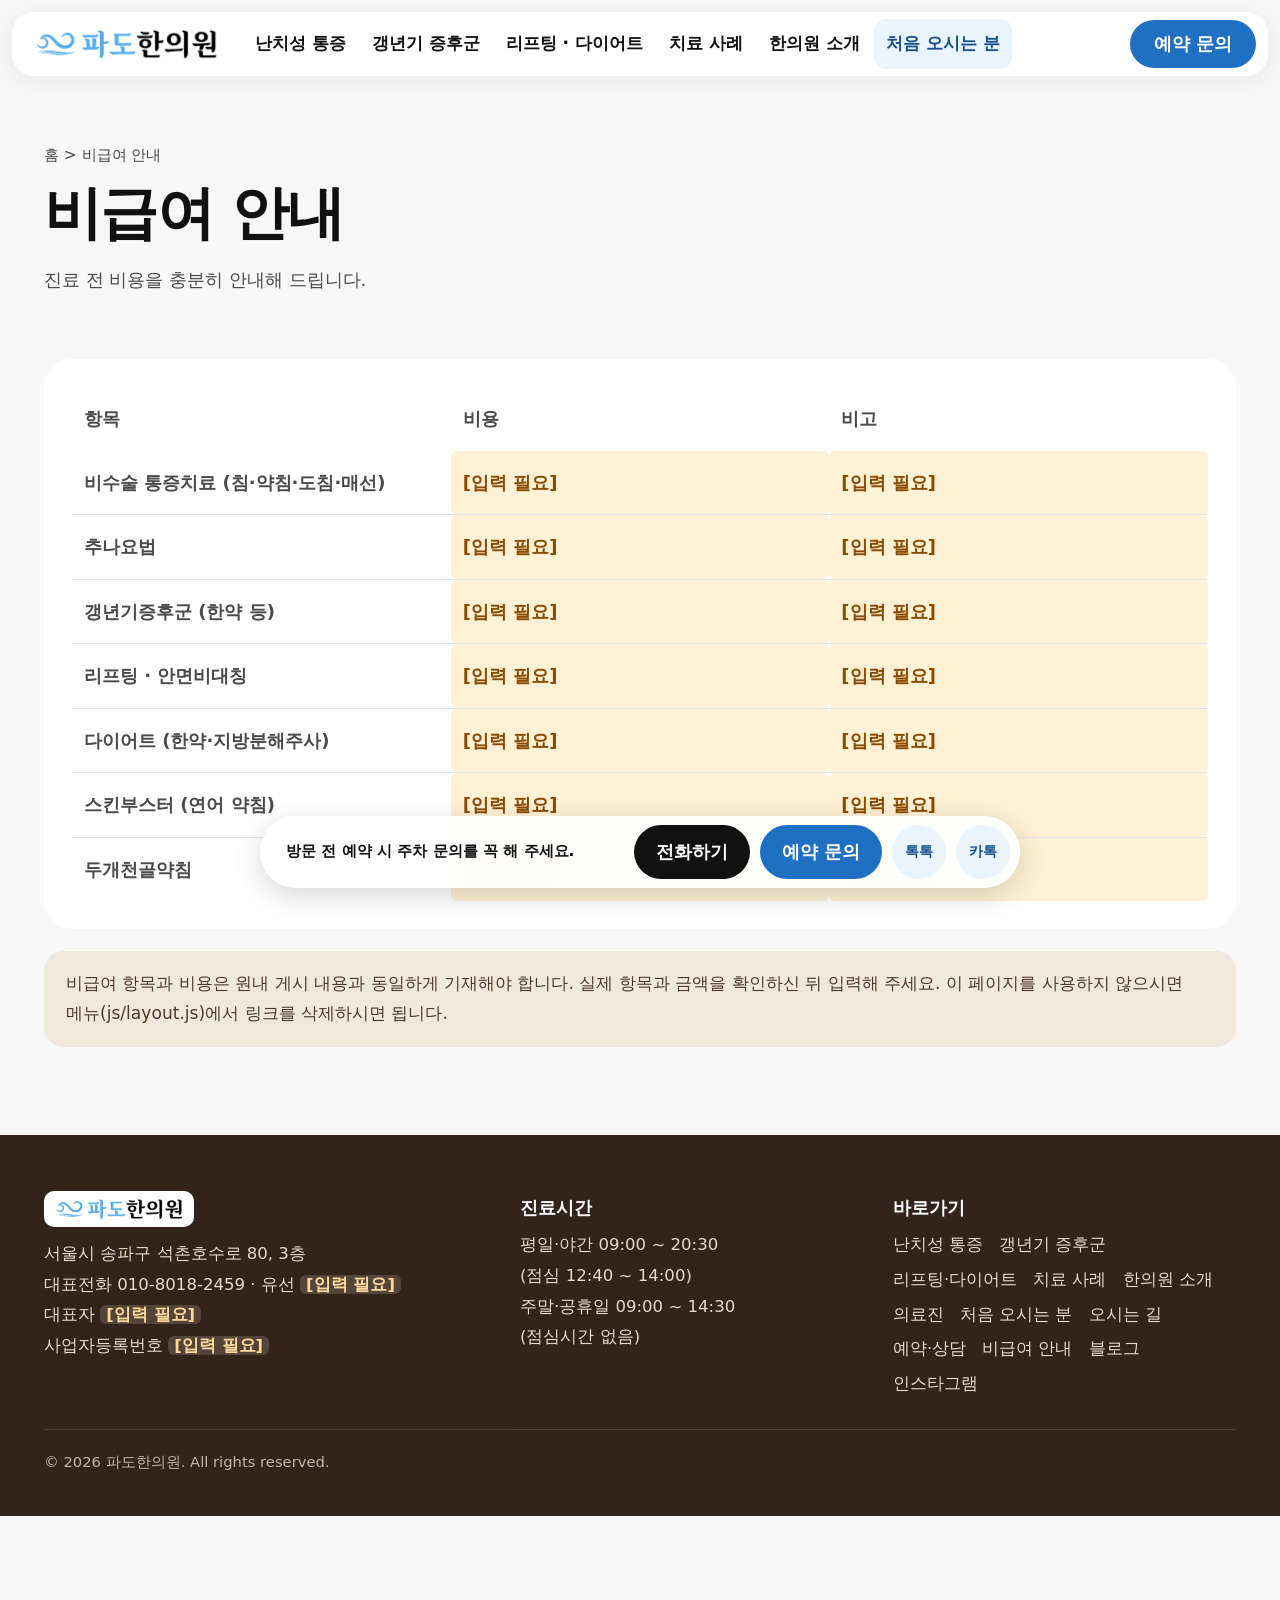
<file: pricing.html>
<!doctype html>
<html lang="ko">
<head>
  <meta charset="utf-8">
  <meta name="viewport" content="width=device-width, initial-scale=1">
  <title>비급여 안내 | 파도한의원</title>
  <meta name="description" content="파도한의원 비급여 진료 항목 및 비용 안내.">
  <link rel="icon" href="images/favicon.png" type="image/png">
  <link rel="stylesheet" href="css/style.css">
</head>
<body data-page="pricing">
<div id="site-header"></div>

<main id="main">
  <section class="page-hero">
    <div class="wrap">
      <p class="crumb">홈 &gt; 비급여 안내</p>
      <h1>비급여 안내</h1>
      <p>진료 전 비용을 충분히 안내해 드립니다.</p>
    </div>
  </section>

  <section class="section" style="padding-top:24px">
    <div class="wrap">
      <div class="card-white">
        <div class="table-wrap">
          <table class="info">
            <thead><tr><th scope="col">항목</th><th scope="col">비용</th><th scope="col">비고</th></tr></thead>
            <tbody>
              <tr><th scope="row">비수술 통증치료 (침·약침·도침·매선)</th><td class="todo">[입력 필요]</td><td class="todo">[입력 필요]</td></tr>
              <tr><th scope="row">추나요법</th><td class="todo">[입력 필요]</td><td class="todo">[입력 필요]</td></tr>
              <tr><th scope="row">갱년기증후군 (한약 등)</th><td class="todo">[입력 필요]</td><td class="todo">[입력 필요]</td></tr>
              <tr><th scope="row">리프팅 · 안면비대칭</th><td class="todo">[입력 필요]</td><td class="todo">[입력 필요]</td></tr>
              <tr><th scope="row">다이어트 (한약·지방분해주사)</th><td class="todo">[입력 필요]</td><td class="todo">[입력 필요]</td></tr>
              <tr><th scope="row">스킨부스터 (연어 약침)</th><td class="todo">[입력 필요]</td><td class="todo">[입력 필요]</td></tr>
              <tr><th scope="row">두개천골약침</th><td class="todo">[입력 필요]</td><td class="todo">[입력 필요]</td></tr>
            </tbody>
          </table>
        </div>
      </div>
      <p class="notice" style="margin-top:22px">비급여 항목과 비용은 원내 게시 내용과 동일하게 기재해야 합니다. 실제 항목과 금액을 확인하신 뒤 입력해 주세요. 이 페이지를 사용하지 않으시면 메뉴(js/layout.js)에서 링크를 삭제하시면 됩니다.</p>
    </div>
  </section>
</main>

<div id="site-footer"></div>
<noscript><p style="padding:20px;text-align:center">파도한의원 · 전화 <a href="tel:01080182459">010-8018-2459</a></p></noscript>
<script src="js/config.js"></script>
<script src="js/layout.js"></script>
<script src="js/main.js"></script>
</body>
</html>
</file>
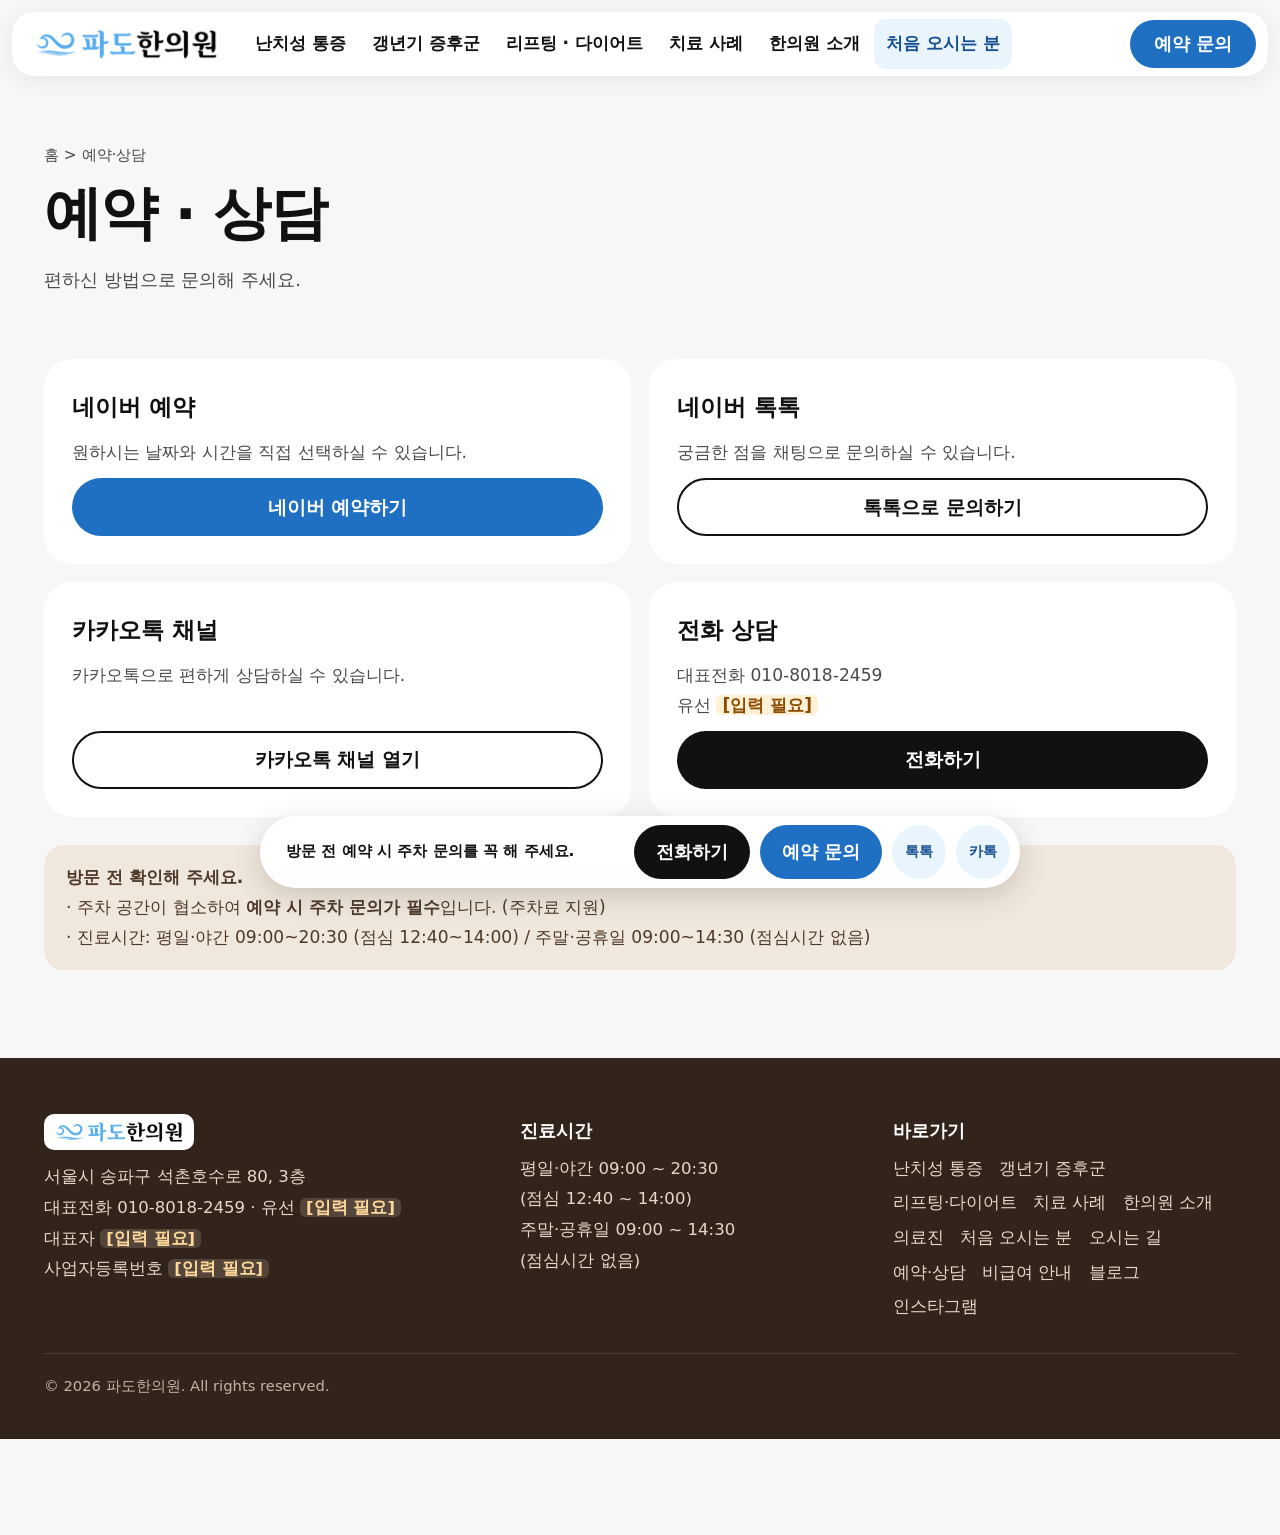
<file: reservation.html>
<!doctype html>
<html lang="ko">
<head>
  <meta charset="utf-8">
  <meta name="viewport" content="width=device-width, initial-scale=1">
  <title>예약·상담 | 파도한의원</title>
  <meta name="description" content="파도한의원 예약·상담 안내. 네이버 예약, 네이버 톡톡, 카카오톡 채널, 전화로 문의하실 수 있습니다.">
  <link rel="icon" href="images/favicon.png" type="image/png">
  <link rel="stylesheet" href="css/style.css">
</head>
<body data-page="reservation">
<div id="site-header"></div>

<main id="main">
  <section class="page-hero">
    <div class="wrap">
      <p class="crumb">홈 &gt; 예약·상담</p>
      <h1>예약 · 상담</h1>
      <p>편하신 방법으로 문의해 주세요.</p>
    </div>
  </section>

  <section class="section" style="padding-top:24px">
    <div class="wrap">
      <div class="book">
        <div class="book__card">
          <h2>네이버 예약</h2>
          <p>원하시는 날짜와 시간을 직접 선택하실 수 있습니다.</p>
          <a class="pill pill--lg pill--blue" data-link="naverBooking" href="#">네이버 예약하기</a>
        </div>
        <div class="book__card">
          <h2>네이버 톡톡</h2>
          <p>궁금한 점을 채팅으로 문의하실 수 있습니다.</p>
          <a class="pill pill--lg pill--line" data-link="naverTalk" href="#">톡톡으로 문의하기</a>
        </div>
        <div class="book__card">
          <h2>카카오톡 채널</h2>
          <p>카카오톡으로 편하게 상담하실 수 있습니다.</p>
          <a class="pill pill--lg pill--line" data-link="kakaoChannel" href="#">카카오톡 채널 열기</a>
        </div>
        <div class="book__card">
          <h2>전화 상담</h2>
          <p>대표전화 010-8018-2459<br>유선 <span data-config="landline"></span></p>
          <a class="pill pill--lg pill--black" href="tel:01080182459">전화하기</a>
        </div>
      </div>
      <div class="notice" style="margin-top:28px">
        <strong>방문 전 확인해 주세요.</strong><br>
        · 주차 공간이 협소하여 <strong>예약 시 주차 문의가 필수</strong>입니다. (주차료 지원)<br>
        · 진료시간: 평일·야간 09:00~20:30 (점심 12:40~14:00) / 주말·공휴일 09:00~14:30 (점심시간 없음)
      </div>
    </div>
  </section>
</main>

<div id="site-footer"></div>
<noscript><p style="padding:20px;text-align:center">파도한의원 · 전화 <a href="tel:01080182459">010-8018-2459</a></p></noscript>
<script src="js/config.js"></script>
<script src="js/layout.js"></script>
<script src="js/main.js"></script>
</body>
</html>
</file>
<file: css/style.css>
/* ==========================================================================
   파도한의원 홈페이지 — 공통 스타일 (v2)
   - 레퍼런스(medicalo.co.kr)의 구성: 떠 있는 둥근 헤더, 큰 제목 + 가로 카드 슬라이드,
     둥근 카드, 넓은 여백, 하단 고정 예약 바
   - 색상: 블루 / 화이트 / 블랙 글씨 + 월넛(목재) 포인트만 사용
   - 중노년층 가독성: 기본 18px, 큰 버튼
   ========================================================================== */

:root {
  --bg: #f7f7f7;
  --white: #ffffff;
  --ink: #111111;
  --ink-2: #4a4a4a;
  --line: #e4e4e4;

  --blue: #1f6fc2;        /* 버튼·링크 */
  --blue-d: #154f8f;
  --blue-l: #58acf2;      /* 로고 하늘색 (장식용) */
  --blue-pale: #eaf4fd;

  --walnut: #4a3426;      /* 월넛 */
  --walnut-d: #33241b;
  --wood: #b88b5e;        /* 목재 포인트 */
  --wood-pale: #f1e8dd;

  --r-lg: 28px;
  --r-md: 20px;
  --wrap: 1240px;
  --bar-h: 72px;
}

*, *::before, *::after { box-sizing: border-box; }
html { font-size: 18px; -webkit-text-size-adjust: 100%; scroll-behavior: smooth; scroll-padding-top: 96px; }
body {
  margin: 0; background: var(--bg); color: var(--ink);
  font-family: "Pretendard", "Noto Sans KR", "Malgun Gothic", "Apple SD Gothic Neo", system-ui, sans-serif;
  line-height: 1.75; word-break: keep-all; padding-bottom: calc(var(--bar-h) + 24px);
}
img, video { max-width: 100%; display: block; }
a { color: inherit; text-decoration: none; }
ul { margin: 0; padding: 0; list-style: none; }
h1, h2, h3, h4, p, figure { margin: 0; }
button { font: inherit; cursor: pointer; }
:focus-visible { outline: 3px solid var(--blue-l); outline-offset: 3px; }
.skip { position: absolute; left: -999px; top: 0; background: var(--ink); color: #fff; padding: 12px 18px; z-index: 300; }
.skip:focus { left: 8px; top: 8px; }
.wrap { width: 100%; max-width: var(--wrap); margin: 0 auto; padding: 0 24px; }
.todo { color: #8a4b00; background: #fff1d6; border-radius: 6px; padding: 0 6px; font-weight: 700; }

/* ---------- 떠 있는 헤더 ---------- */
.header { position: fixed; z-index: 200; top: 12px; left: 12px; right: 12px; }
.header__in {
  max-width: 1320px; margin: 0 auto; height: 64px; padding: 0 12px 0 22px;
  display: flex; align-items: center; gap: 12px;
  background: rgba(255, 255, 255, .94); backdrop-filter: blur(10px); -webkit-backdrop-filter: blur(10px);
  border-radius: 22px; box-shadow: 0 4px 24px rgba(0, 0, 0, .07);
}
.logo { display: inline-flex; align-items: center; flex: none; }
.logo img { height: 34px; width: auto; }
.nav { display: none; margin-left: 12px; }
.nav > ul { display: flex; gap: 2px; }
.nav a { display: block; padding: 10px 12px; border-radius: 12px; font-weight: 600; font-size: .95rem; white-space: nowrap; }
.nav a:hover, .nav a[aria-current="page"] { background: var(--blue-pale); color: var(--blue-d); }
.has-sub { position: relative; }
.sub { position: absolute; left: 0; top: calc(100% + 6px); min-width: 220px; background: #fff; border-radius: 18px; box-shadow: 0 10px 34px rgba(0, 0, 0, .12); padding: 8px; display: none; }
.has-sub:hover > .sub, .has-sub:focus-within > .sub { display: block; }
.sub a { font-weight: 500; padding: 10px 14px; }
.header__cta { margin-left: auto; display: flex; align-items: center; gap: 8px; }
.header__tel { display: none; font-weight: 800; padding: 0 8px; }
.pill { display: inline-flex; align-items: center; justify-content: center; min-height: 48px; padding: 0 22px; border-radius: 999px; font-weight: 800; border: 2px solid transparent; line-height: 1.2; text-align: center; transition: background .15s, transform .15s; }
.pill:hover { transform: translateY(-1px); }
.pill--blue { background: var(--blue); color: #fff; }
.pill--blue:hover { background: var(--blue-d); }
.pill--black { background: var(--ink); color: #fff; }
.pill--line { background: #fff; color: var(--ink); border-color: var(--ink); }
.pill--wood { background: var(--wood); color: #fff; }
.pill--lg { min-height: 58px; padding: 0 30px; font-size: 1.05rem; }
.menu-btn { min-height: 48px; padding: 0 16px; border: 0; border-radius: 14px; background: var(--ink); color: #fff; font-weight: 700; }
.nav.is-open { display: block; position: absolute; left: 0; right: 0; top: calc(100% + 8px); background: #fff; border-radius: 22px; box-shadow: 0 10px 34px rgba(0, 0, 0, .14); padding: 10px 16px 18px; max-height: calc(100vh - 150px); overflow-y: auto; margin: 0; }
.nav.is-open > ul { flex-direction: column; }
.nav.is-open a { padding: 13px 10px; font-size: 1.05rem; }
.nav.is-open .sub { position: static; display: block; box-shadow: none; padding: 0 0 6px 14px; min-width: 0; }
.nav.is-open .sub a { font-size: .95rem; color: var(--ink-2); padding: 9px 10px; }
@media (min-width: 1140px) {
  .nav { display: block; }
  .menu-btn { display: none; }
}
@media (min-width: 1360px) {
  .header__tel { display: inline; }
}

/* ---------- 이미지 자리 ---------- */
.media { position: relative; overflow: hidden; background: #e9e9e9; border-radius: var(--r-md); aspect-ratio: var(--r, 4 / 3); }
.media > img, .media > video { width: 100%; height: 100%; object-fit: cover; }
.media__ph { display: none; }
.media.is-empty { border: 2px dashed #b9b9b9; display: flex; align-items: center; justify-content: center; text-align: center; padding: 14px; color: #555; font-weight: 700; }
.media.is-empty > img { display: none; }
.media.is-empty .media__ph { display: block; line-height: 1.5; }
.media__ph small { display: block; margin-top: 6px; font-weight: 500; font-size: .78rem; color: #6b6b6b; word-break: break-all; }

/* ---------- 섹션 공통 ---------- */
.section { padding: 88px 0; }
.section--white { background: var(--white); }
.section--walnut { background: var(--walnut); color: #fff; }
.kicker { font-weight: 800; letter-spacing: .1em; font-size: .8rem; color: var(--blue); }
.section--walnut .kicker { color: var(--wood-pale); }
.h-xl { font-size: clamp(1.75rem, 5.2vw, 3rem); line-height: 1.4; letter-spacing: -.03em; font-weight: 800; }
.h-lg { font-size: clamp(1.5rem, 4vw, 2.2rem); line-height: 1.4; letter-spacing: -.02em; font-weight: 800; }
.lead { color: var(--ink-2); margin-top: 14px; }
.section--walnut .lead { color: #e8dccd; }
.head-row { display: flex; align-items: flex-end; justify-content: space-between; gap: 16px; margin-bottom: 32px; }

/* ---------- 메인 히어로 ---------- */
.hero { padding: 120px 0 56px; }
.hero__title { margin-top: 12px; }
.hero__sub { margin-top: 14px; color: var(--ink-2); }
.hero__media { margin-top: 36px; border-radius: var(--r-lg); aspect-ratio: 16 / 9; position: relative; }
@media (max-width: 700px) { .hero__media { aspect-ratio: 4 / 3; } }
.hero__shade { position: absolute; inset: 0; background: linear-gradient(180deg, rgba(0, 20, 50, 0) 40%, rgba(0, 20, 50, .55)); border-radius: inherit; }
.hero__actions { position: absolute; left: 24px; bottom: 24px; right: 24px; display: flex; flex-wrap: wrap; gap: 10px; }
.hero__brand { position: absolute; right: 24px; top: 24px; background: #fff; border-radius: 999px; padding: 6px; }
.hero__brand img { width: 52px; height: 52px; }

/* ---------- 가로 슬라이드 ---------- */
.rail-nav { display: flex; gap: 8px; flex: none; }
.rail-btn { width: 48px; height: 48px; border-radius: 50%; border: 0; background: #fff; box-shadow: 0 2px 10px rgba(0, 0, 0, .08); font-size: 1.1rem; font-weight: 800; }
.rail-btn:hover { background: var(--ink); color: #fff; }
.rail { display: flex; gap: 20px; overflow-x: auto; scroll-snap-type: x mandatory; scrollbar-width: none; padding: 4px max(24px, calc((100vw - var(--wrap)) / 2 + 24px)) 12px; scroll-padding-left: max(24px, calc((100vw - var(--wrap)) / 2 + 24px)); }
.rail::-webkit-scrollbar { display: none; }
.rail > * { flex: 0 0 min(78vw, 380px); scroll-snap-align: start; }

.pcard { display: block; background: #fff; border-radius: var(--r-lg); padding: 24px 22px 22px; position: relative; transition: box-shadow .2s, transform .2s; }
a.pcard:hover { box-shadow: 0 14px 38px rgba(0, 0, 0, .1); transform: translateY(-3px); }
.pcard__tag { font-size: .8rem; font-weight: 800; color: var(--blue); letter-spacing: .06em; }
.pcard__title { font-size: 1.3rem; font-weight: 800; margin: 4px 0 4px; letter-spacing: -.02em; }
.pcard__text { font-size: .95rem; color: var(--ink-2); min-height: 3.2em; }
.pcard .media { --r: 4 / 4.4; margin-top: 16px; border-radius: 22px; }
.pcard__go { position: absolute; left: 36px; bottom: 36px; width: 44px; height: 44px; border-radius: 50%; background: var(--ink); color: #fff; display: grid; place-items: center; font-weight: 800; }

/* ---------- 라인업 그리드 ---------- */
.filter { display: flex; flex-wrap: wrap; gap: 10px; margin-bottom: 26px; }
.filter button { min-height: 46px; padding: 0 20px; border-radius: 999px; border: 0; background: #fff; color: var(--ink-2); font-weight: 700; }
.filter button[aria-pressed="true"] { background: var(--ink); color: #fff; }
.list2 { display: grid; gap: 16px; grid-template-columns: 1fr; }
@media (min-width: 860px) { .list2 { grid-template-columns: 1fr 1fr; } }
.row { display: grid; grid-template-columns: 112px 1fr auto; align-items: center; gap: 18px; background: #fff; border-radius: var(--r-md); padding: 14px 18px 14px 14px; transition: box-shadow .2s; }
a.row:hover { box-shadow: 0 10px 30px rgba(0, 0, 0, .09); }
.row[hidden] { display: none; }
.row .media { --r: 1 / 1; border-radius: 16px; }
.row__tags { display: flex; gap: 6px; flex-wrap: wrap; margin-bottom: 2px; }
.chip { display: inline-block; font-size: .75rem; font-weight: 700; padding: 1px 10px; border-radius: 999px; background: var(--blue-pale); color: var(--blue-d); }
.row__title { font-size: 1.1rem; font-weight: 800; line-height: 1.4; }
.row__text { font-size: .9rem; color: var(--ink-2); line-height: 1.5; }
.row__go { font-weight: 800; color: var(--ink); }
.etc { margin-top: 28px; display: flex; flex-wrap: wrap; gap: 10px; align-items: center; }
.etc strong { margin-right: 6px; }
.etc .chip { background: #fff; border: 1px solid var(--line); color: var(--ink); font-size: .9rem; padding: 4px 14px; }

/* ---------- 철학 / 타일 ---------- */
.tiles2 { display: grid; gap: 20px; margin-top: 40px; }
@media (min-width: 760px) { .tiles2 { grid-template-columns: 1fr 1fr; } }
.tile2 { position: relative; border-radius: var(--r-lg); overflow: hidden; }
.tile2 .media { --r: 4 / 3; border-radius: 0; }
.tile2__label { position: absolute; left: 0; right: 0; bottom: 0; padding: 60px 24px 22px; color: #fff; font-weight: 800; font-size: 1.2rem; background: linear-gradient(180deg, rgba(0, 0, 0, 0), rgba(0, 0, 0, .6)); }
.tile2__label small { display: block; font-weight: 500; font-size: .9rem; opacity: .92; }

/* ---------- 설명 띠 ---------- */
.band { position: relative; border-radius: var(--r-lg); overflow: hidden; }
.band .media { --r: 21 / 8; border-radius: 0; }
@media (max-width: 700px) { .band .media { --r: 4 / 3; } }
.proof { display: grid; gap: 22px; margin-top: 36px; }
@media (min-width: 860px) { .proof { grid-template-columns: 1fr 1fr; gap: 64px; } }
.textlink { display: inline-block; margin-top: 14px; font-weight: 800; border-bottom: 2px solid var(--ink); }

/* ---------- 숫자 ---------- */
.stats { display: grid; gap: 18px; text-align: center; }
@media (min-width: 700px) { .stats { grid-template-columns: repeat(3, 1fr); } }
.stat__num { font-size: clamp(2.6rem, 8vw, 4rem); font-weight: 800; letter-spacing: -.03em; line-height: 1.1; }
.stat__label { color: var(--ink-2); margin-top: 4px; }

/* ---------- 원내(월넛) 섹션 ---------- */
.section--walnut .rail-btn { background: rgba(255, 255, 255, .14); color: #fff; box-shadow: none; }
.section--walnut .rail-btn:hover { background: #fff; color: var(--walnut); }
.fcard { display: block; }
.fcard .media { --r: 4 / 3; border-radius: var(--r-md); background: #5d4536; border-color: #8c6e57; }
.fcard .media.is-empty { color: #efe3d3; }
.fcard .media__ph small { color: #d6c3ad; }
.fcard__cap { padding: 10px 4px 0; color: #efe3d3; font-weight: 600; }

/* ---------- 오시는 길 카드 ---------- */
.infocards { display: grid; gap: 20px; }
@media (min-width: 860px) { .infocards { grid-template-columns: 1fr 1fr; } }
.icard { background: #fff; border-radius: var(--r-lg); padding: 32px 30px; }
.icard h3 { font-size: 1.3rem; font-weight: 800; margin-bottom: 14px; }
.icard dl { margin: 0; display: grid; grid-template-columns: 7.2em 1fr; gap: 10px 14px; }
.icard dt { color: var(--ink-2); font-weight: 600; }
.icard dd { margin: 0; }

/* ---------- 서브 페이지 ---------- */
.page-hero { padding: 130px 0 40px; }
.crumb { font-size: .85rem; color: var(--ink-2); margin-bottom: 8px; }
.page-hero h1 { font-size: clamp(2rem, 6vw, 3.2rem); font-weight: 800; letter-spacing: -.03em; line-height: 1.3; }
.page-hero p { margin-top: 12px; color: var(--ink-2); }

.treat { display: grid; gap: 24px; background: #fff; border-radius: var(--r-lg); padding: 24px; margin-bottom: 24px; scroll-margin-top: 96px; }
@media (min-width: 900px) { .treat { grid-template-columns: 400px 1fr; gap: 44px; padding: 28px; } }
.treat .media { --r: 4 / 3; border-radius: 22px; }
.treat h2 { font-size: 1.7rem; font-weight: 800; letter-spacing: -.02em; margin: 6px 0 10px; }
.treat h3 { font-size: 1rem; font-weight: 800; color: var(--blue-d); margin: 18px 0 6px; }
.treat ul.dots li { position: relative; padding-left: 18px; margin: 3px 0; }
.treat ul.dots li::before { content: ""; position: absolute; left: 2px; top: .85em; width: 7px; height: 7px; border-radius: 50%; background: var(--wood); }
.steps { display: grid; gap: 8px; grid-template-columns: repeat(auto-fit, minmax(140px, 1fr)); margin-top: 6px; }
.steps li { background: var(--wood-pale); border-radius: 14px; padding: 10px 14px; font-weight: 700; font-size: .92rem; }
.steps li span { display: block; color: var(--wood); font-size: .78rem; }
.draft { margin-top: 16px; font-size: .85rem; color: #8a4b00; background: #fff1d6; border-radius: 10px; padding: 8px 12px; }

.doctor { display: grid; gap: 22px; background: #fff; border-radius: var(--r-lg); padding: 24px; margin-bottom: 20px; align-items: start; }
@media (min-width: 760px) { .doctor { grid-template-columns: 280px 1fr; gap: 40px; } }
.doctor .media { --r: 3 / 4; max-width: 320px; }
.doctor h2 { font-size: 1.6rem; font-weight: 800; }
.doctor h2 small { font-size: 1rem; color: var(--ink-2); font-weight: 600; margin-left: 6px; }
.doctor h3 { font-size: 1rem; color: var(--blue-d); margin: 16px 0 4px; }

.card-white { background: #fff; border-radius: var(--r-lg); padding: 28px; }
table.info { width: 100%; border-collapse: collapse; }
table.info th, table.info td { padding: 16px 12px; text-align: left; border-bottom: 1px solid var(--line); vertical-align: top; }
table.info th { width: 32%; color: var(--ink-2); font-weight: 700; }
table.info tr:last-child th, table.info tr:last-child td { border-bottom: 0; }
.table-wrap { overflow-x: auto; }
.grid-2 { display: grid; gap: 20px; }
@media (min-width: 900px) { .grid-2 { grid-template-columns: 1fr 1fr; } }
.h3 { font-size: 1.3rem; font-weight: 800; margin-bottom: 14px; }
.gallery { display: grid; gap: 18px; grid-template-columns: repeat(2, 1fr); }
@media (min-width: 860px) { .gallery { grid-template-columns: repeat(3, 1fr); } }
.gallery .media { --r: 4 / 3; }
.gallery figcaption { padding: 8px 4px 0; color: var(--ink-2); font-weight: 600; }

.book { display: grid; gap: 18px; }
@media (min-width: 760px) { .book { grid-template-columns: 1fr 1fr; } }
.book__card { background: #fff; border-radius: var(--r-lg); padding: 28px; display: flex; flex-direction: column; gap: 10px; }
.book__card h2 { font-size: 1.3rem; font-weight: 800; }
.book__card p { color: var(--ink-2); font-size: .95rem; }
.book__card .pill { margin-top: auto; }
.notice { background: var(--wood-pale); border-radius: var(--r-md); padding: 18px 22px; color: #4d3a2a; font-size: .95rem; }

/* ---------- 주력 프로그램 3종 (랜딩 핵심) ---------- */
.progs { display: grid; gap: 20px; margin-top: 36px; }
@media (min-width: 900px) { .progs { grid-template-columns: repeat(3, 1fr); gap: 24px; } }
.prog { position: relative; display: block; border-radius: var(--r-lg); overflow: hidden; color: #fff; min-height: 420px; background: var(--walnut-d); }
.prog .media { position: absolute; inset: 0; aspect-ratio: auto; border-radius: 0; height: 100%; }
.prog .media.is-empty { background: #3b3b3b; border-color: #777; color: #ddd; }
.prog__shade { position: absolute; inset: 0; background: linear-gradient(180deg, rgba(0, 0, 0, .05) 25%, rgba(0, 20, 50, .82)); }
.prog__body { position: absolute; left: 0; right: 0; bottom: 0; padding: 28px 26px 26px; }
.prog__no { font-weight: 800; letter-spacing: .1em; font-size: .85rem; color: #bfe0fb; }
.prog__title { font-size: 1.7rem; font-weight: 800; letter-spacing: -.03em; line-height: 1.3; margin: 4px 0 6px; }
.prog__desc { font-size: .95rem; opacity: .95; }
.prog__chips { display: flex; flex-wrap: wrap; gap: 6px; margin-top: 14px; }
.prog__chips span { background: rgba(255, 255, 255, .2); border: 1px solid rgba(255, 255, 255, .45); border-radius: 999px; padding: 2px 12px; font-size: .82rem; font-weight: 600; }
.prog__go { margin-top: 16px; display: inline-flex; align-items: center; gap: 8px; font-weight: 800; }
.prog:hover .prog__go { text-decoration: underline; }

/* ---------- 카테고리 탭 ---------- */
.tabs { display: flex; flex-wrap: wrap; gap: 10px; margin: 28px 0 24px; }
.tabs button { min-height: 52px; padding: 0 24px; border-radius: 999px; border: 0; background: #fff; font-weight: 800; color: var(--ink-2); }
.tabs button[aria-selected="true"] { background: var(--ink); color: #fff; }
.panel[hidden] { display: none; }
.subgrid { display: grid; gap: 16px; }
@media (min-width: 700px) { .subgrid { grid-template-columns: 1fr 1fr; } }
@media (min-width: 1000px) { .subgrid--3 { grid-template-columns: repeat(3, 1fr); } }
.subcard { display: block; background: #fff; border-radius: var(--r-md); padding: 24px 24px 22px; transition: box-shadow .2s, transform .2s; }
.subcard:hover { box-shadow: 0 10px 30px rgba(0, 0, 0, .09); transform: translateY(-2px); }
.subcard__tag { font-size: .78rem; font-weight: 800; color: var(--wood); letter-spacing: .05em; }
.subcard h3 { font-size: 1.2rem; font-weight: 800; margin: 2px 0 6px; }
.subcard p { font-size: .95rem; color: var(--ink-2); }
.subcard__go { display: inline-block; margin-top: 10px; font-weight: 800; }
.panel__more { margin-top: 18px; }

/* ---------- 체크리스트 ---------- */
.checks { display: grid; gap: 12px; }
@media (min-width: 760px) { .checks { grid-template-columns: 1fr 1fr; } }
.checks li { background: #fff; border-radius: var(--r-md); padding: 16px 20px 16px 56px; position: relative; font-weight: 600; }
.checks li::before { content: "✓"; position: absolute; left: 18px; top: 50%; transform: translateY(-50%); width: 28px; height: 28px; border-radius: 50%; background: var(--blue); color: #fff; display: grid; place-items: center; font-size: .9rem; font-weight: 800; }

/* ---------- 진료 과정 단계 ---------- */
.flow { display: grid; gap: 14px; counter-reset: step; }
@media (min-width: 900px) { .flow { grid-template-columns: repeat(5, 1fr); } }
.flow li { counter-increment: step; background: #fff; border-radius: var(--r-md); padding: 20px 18px; }
.flow li::before { content: "0" counter(step); display: block; font-weight: 800; color: var(--blue); font-size: .9rem; letter-spacing: .08em; }
.flow h3 { font-size: 1.05rem; font-weight: 800; margin: 2px 0 4px; }
.flow p { font-size: .9rem; color: var(--ink-2); line-height: 1.55; }

/* ---------- FAQ ---------- */
.faq details { background: #fff; border-radius: var(--r-md); padding: 0 22px; margin-bottom: 12px; }
.faq summary { cursor: pointer; padding: 18px 0; font-weight: 800; list-style: none; display: flex; justify-content: space-between; gap: 12px; }
.faq summary::-webkit-details-marker { display: none; }
.faq summary::after { content: "+"; font-size: 1.3rem; line-height: 1; }
.faq details[open] summary::after { content: "−"; }
.faq details p { padding: 0 0 18px; color: var(--ink-2); }

/* ---------- 치료 사례 ---------- */
.cases { display: grid; gap: 22px; }
@media (min-width: 900px) { .cases { grid-template-columns: 1fr 1fr; } }
.case { background: #fff; border-radius: var(--r-lg); padding: 20px; }
.case__pair { display: grid; grid-template-columns: 1fr 1fr; gap: 10px; }
.case__pair .media { --r: 3 / 4; border-radius: 16px; }
.case__pair figcaption { text-align: center; font-weight: 800; font-size: .85rem; margin-top: 6px; }
.case dl { display: grid; grid-template-columns: 6.5em 1fr; gap: 6px 12px; margin: 16px 0 0; font-size: .92rem; }
.case dt { color: var(--ink-2); font-weight: 700; }
.case dd { margin: 0; }
.case__warn { margin-top: 14px; font-size: .82rem; color: #6b4a2e; background: var(--wood-pale); border-radius: 10px; padding: 8px 12px; }

/* ---------- 레퍼런스 보강 요소 ---------- */
.hero .head-row { margin-bottom: 28px; align-items: flex-end; }
.rail > .prog { min-height: 480px; }
.strength { display: grid; gap: 16px; }
@media (min-width: 900px) { .strength { grid-template-columns: repeat(3, 1fr); } }
.strength li { background: #fff; border-radius: var(--r-md); padding: 24px 22px; }
.strength .no { display: block; font-size: 1.7rem; font-weight: 800; color: var(--wood); letter-spacing: .02em; }
.strength h3 { font-size: 1.15rem; font-weight: 800; margin: 2px 0 6px; }
.strength p { font-size: .95rem; color: var(--ink-2); }
.concerns { display: flex; flex-wrap: wrap; gap: 12px; margin-top: 22px; }
.concerns a { background: #fff; border-radius: 999px; min-height: 54px; padding: 0 24px; display: inline-flex; align-items: center; font-weight: 800; box-shadow: 0 2px 10px rgba(0, 0, 0, .05); }
.concerns a:hover { background: var(--ink); color: #fff; }
.evidence { background: var(--blue-pale); border-radius: 14px; padding: 12px 16px; font-size: .92rem; color: #1b3a57; margin-top: 10px; }
.caution { background: var(--wood-pale); border-radius: 14px; padding: 12px 16px; font-size: .92rem; color: #4d3a2a; margin-top: 10px; }
.treat .lead-p { color: var(--ink-2); }
.case-tile { position: relative; display: block; border-radius: var(--r-md); overflow: hidden; }
.case-tile .media { --r: 3 / 4; border-radius: 0; }
.case-tile__label { position: absolute; left: 12px; top: 12px; background: #fff; border-radius: 999px; padding: 2px 12px; font-size: .78rem; font-weight: 800; }

/* ---------- 푸터 ---------- */
.footer { background: var(--walnut-d); color: #e6d9ca; padding: 56px 0 40px; font-size: .92rem; line-height: 1.85; }
.footer__grid { display: grid; gap: 30px; }
@media (min-width: 860px) { .footer__grid { grid-template-columns: 1.3fr 1fr 1fr; } }
.footer h2 { font-size: 1rem; color: #fff; margin-bottom: 6px; }
.footer a:hover { color: #fff; text-decoration: underline; }
.footer .logo img { height: 36px; background: #fff; border-radius: 10px; padding: 6px 10px; margin-bottom: 12px; }
.footer__links { display: flex; flex-wrap: wrap; gap: 4px 16px; }
.copy { margin-top: 30px; padding-top: 18px; border-top: 1px solid rgba(255, 255, 255, .14); font-size: .82rem; opacity: .8; }
.footer .todo { background: rgba(255, 241, 214, .16); color: #ffd99a; }

/* ---------- 하단 고정 예약 바 (항상 표시) ---------- */
.dock {
  position: fixed; z-index: 150; left: 12px; right: 12px; bottom: 12px;
  max-width: 760px; margin: 0 auto; height: var(--bar-h);
  display: flex; align-items: center; gap: 10px; padding: 0 10px 0 22px;
  background: rgba(255, 255, 255, .96); backdrop-filter: blur(10px); -webkit-backdrop-filter: blur(10px);
  border-radius: 999px; box-shadow: 0 8px 30px rgba(0, 0, 0, .16);
}
.dock__msg { flex: 1; font-size: .85rem; font-weight: 600; line-height: 1.4; display: none; }
.dock__btn { min-height: 54px; padding: 0 22px; border-radius: 999px; font-weight: 800; display: inline-flex; align-items: center; justify-content: center; white-space: nowrap; }
.dock__book { background: var(--blue); color: #fff; flex: 1; }
.dock__book:hover { background: var(--blue-d); }
.dock__tel { background: var(--ink); color: #fff; flex: 1; }
.dock__ic { display: none; width: 54px; height: 54px; border-radius: 50%; background: var(--blue-pale); color: var(--blue-d); font-weight: 800; font-size: .8rem; align-items: center; justify-content: center; text-align: center; line-height: 1.2; }
@media (min-width: 700px) {
  .dock { padding-left: 26px; }
  .dock__msg { display: block; }
  .dock__book, .dock__tel { flex: none; }
  .dock__ic { display: inline-flex; }
}

.toast { position: fixed; left: 50%; bottom: calc(var(--bar-h) + 30px); transform: translateX(-50%); background: var(--ink); color: #fff; padding: 14px 20px; border-radius: 14px; z-index: 400; max-width: min(92vw, 420px); text-align: center; }

@media (prefers-reduced-motion: reduce) { html { scroll-behavior: auto; } .pcard, .pill { transition: none; } }
</file>
